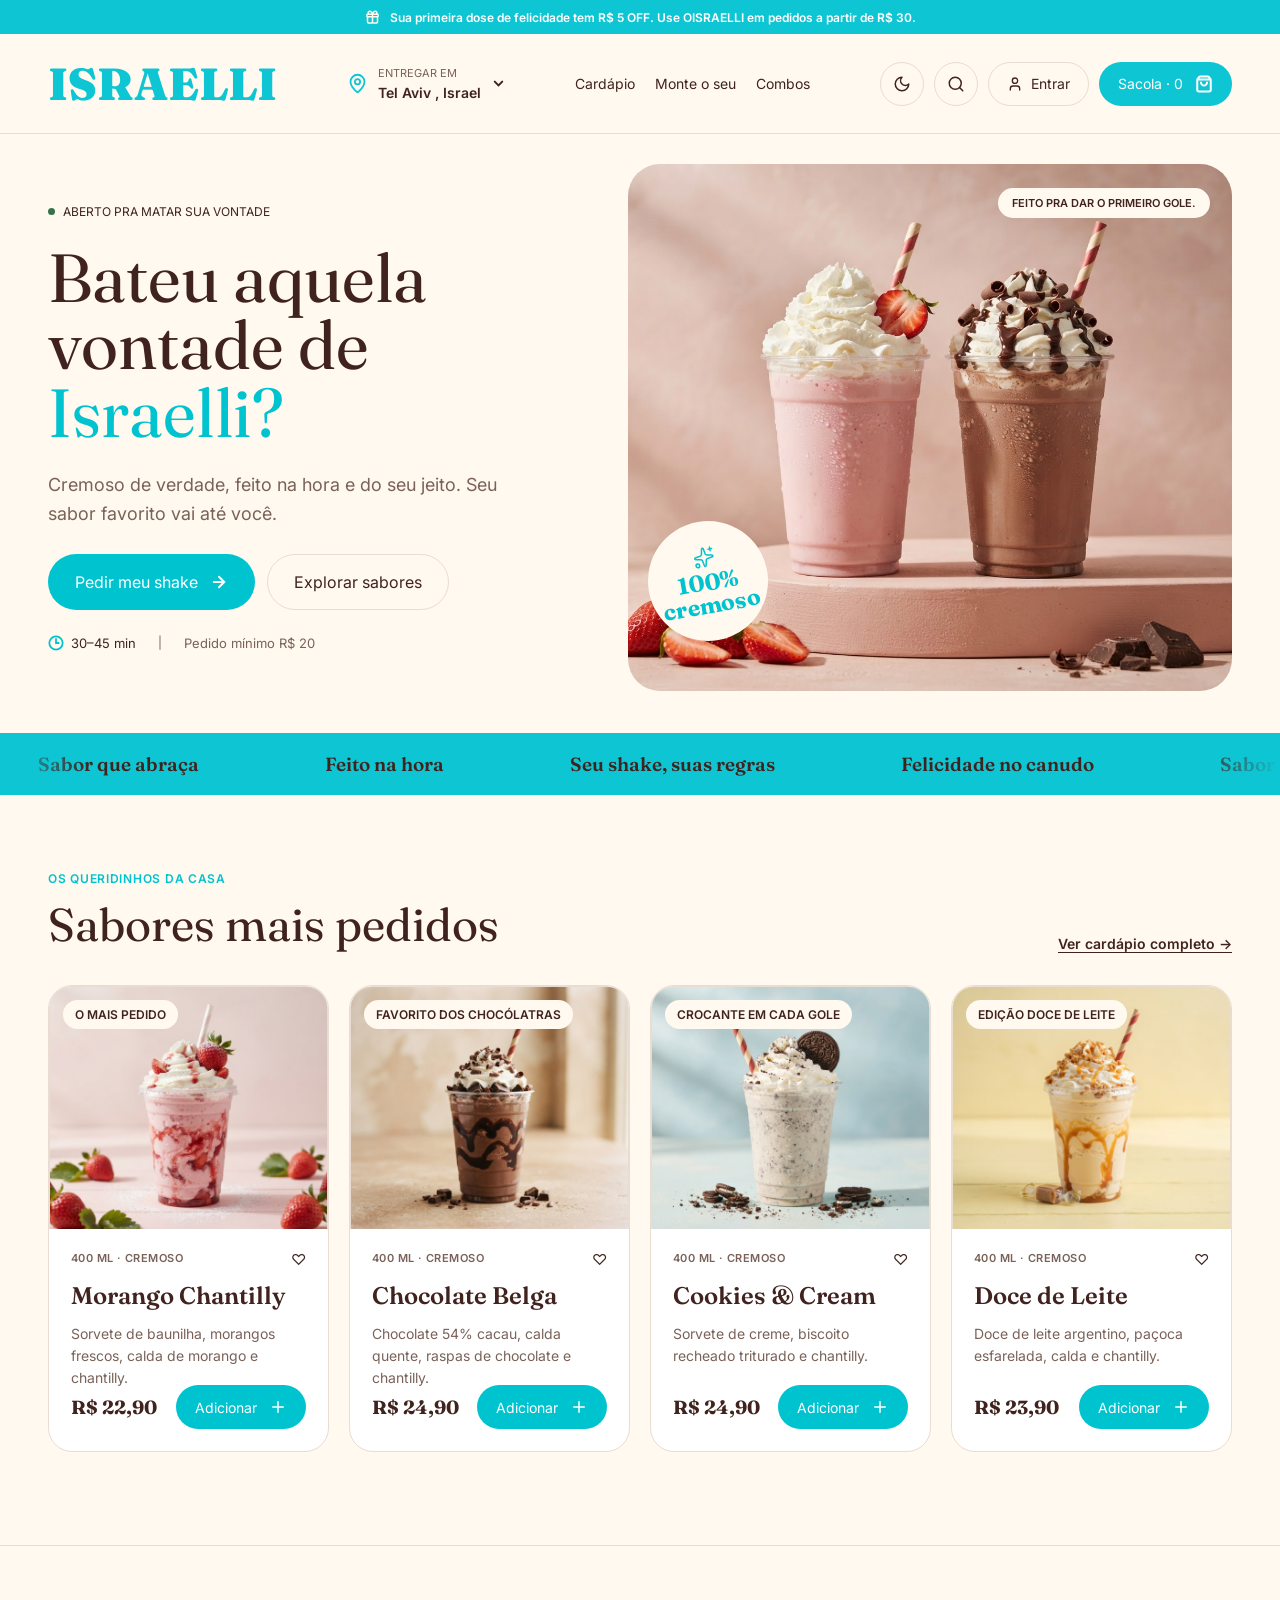
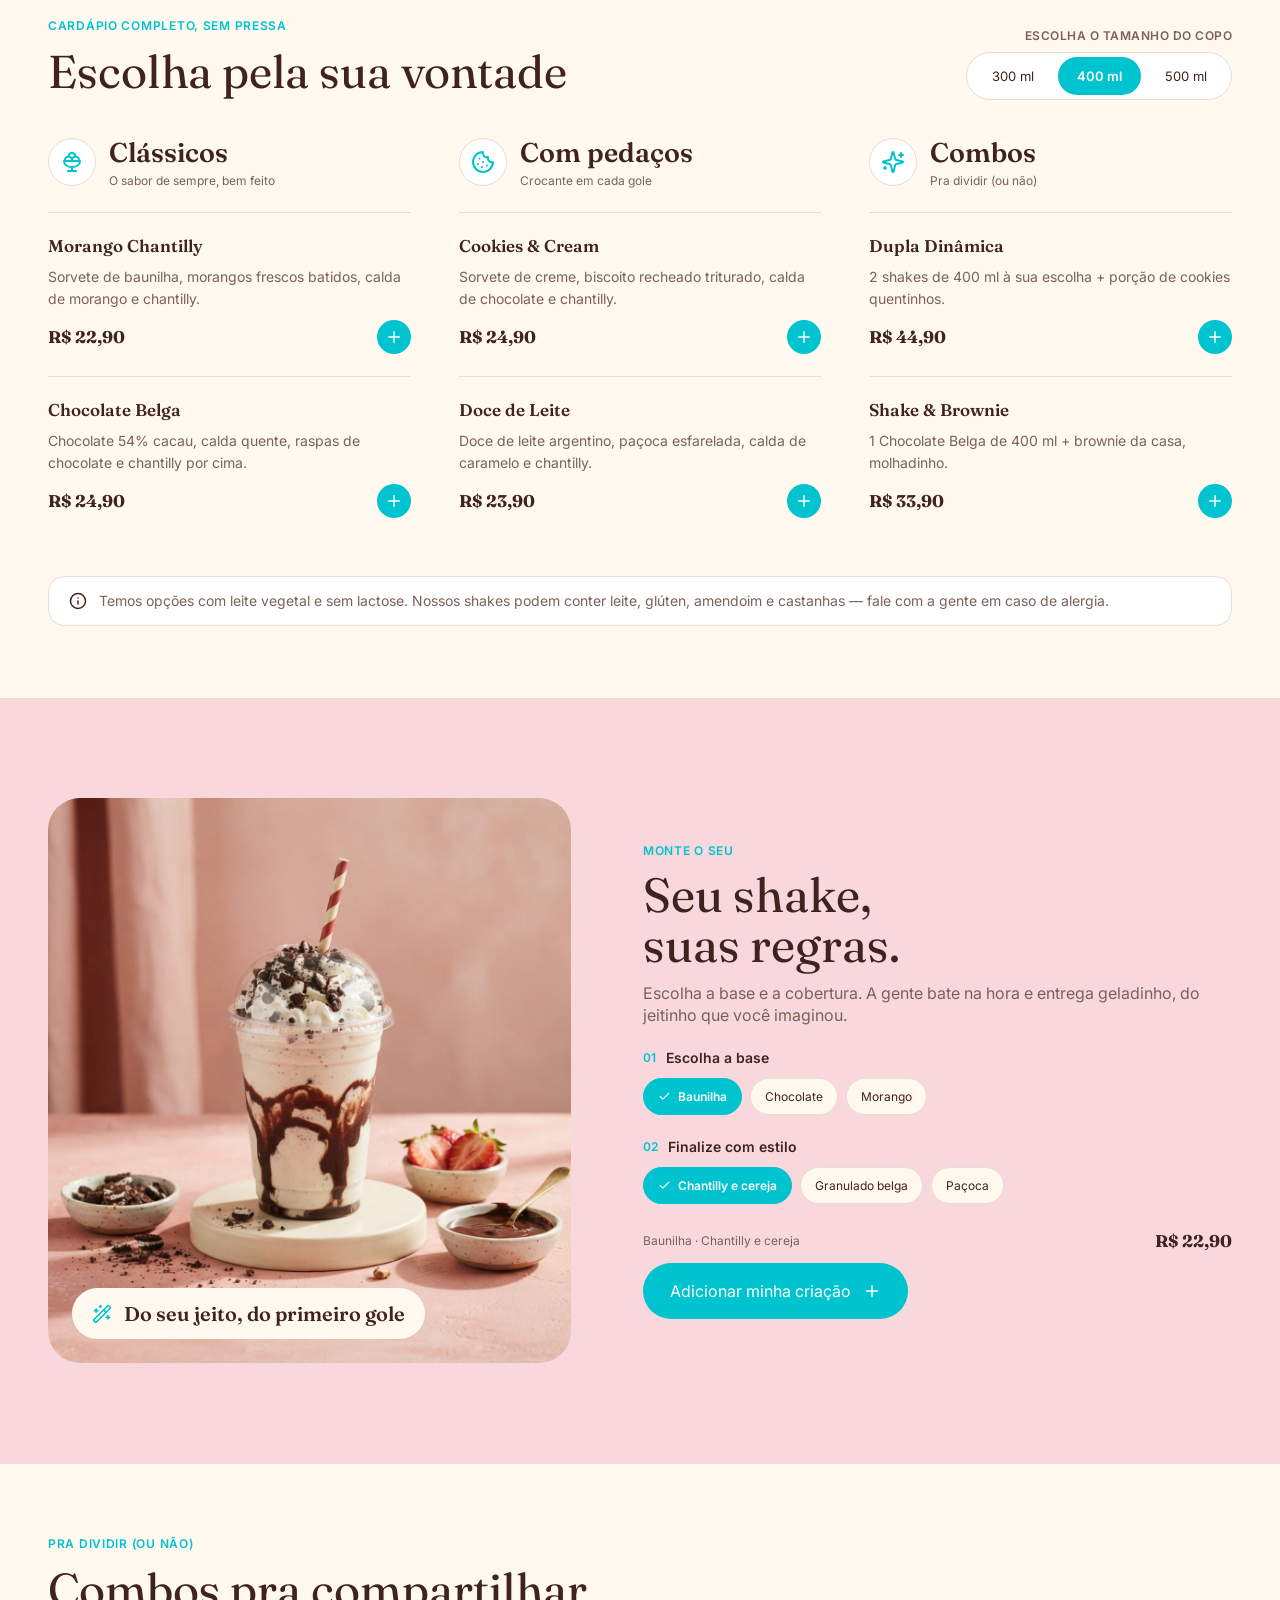
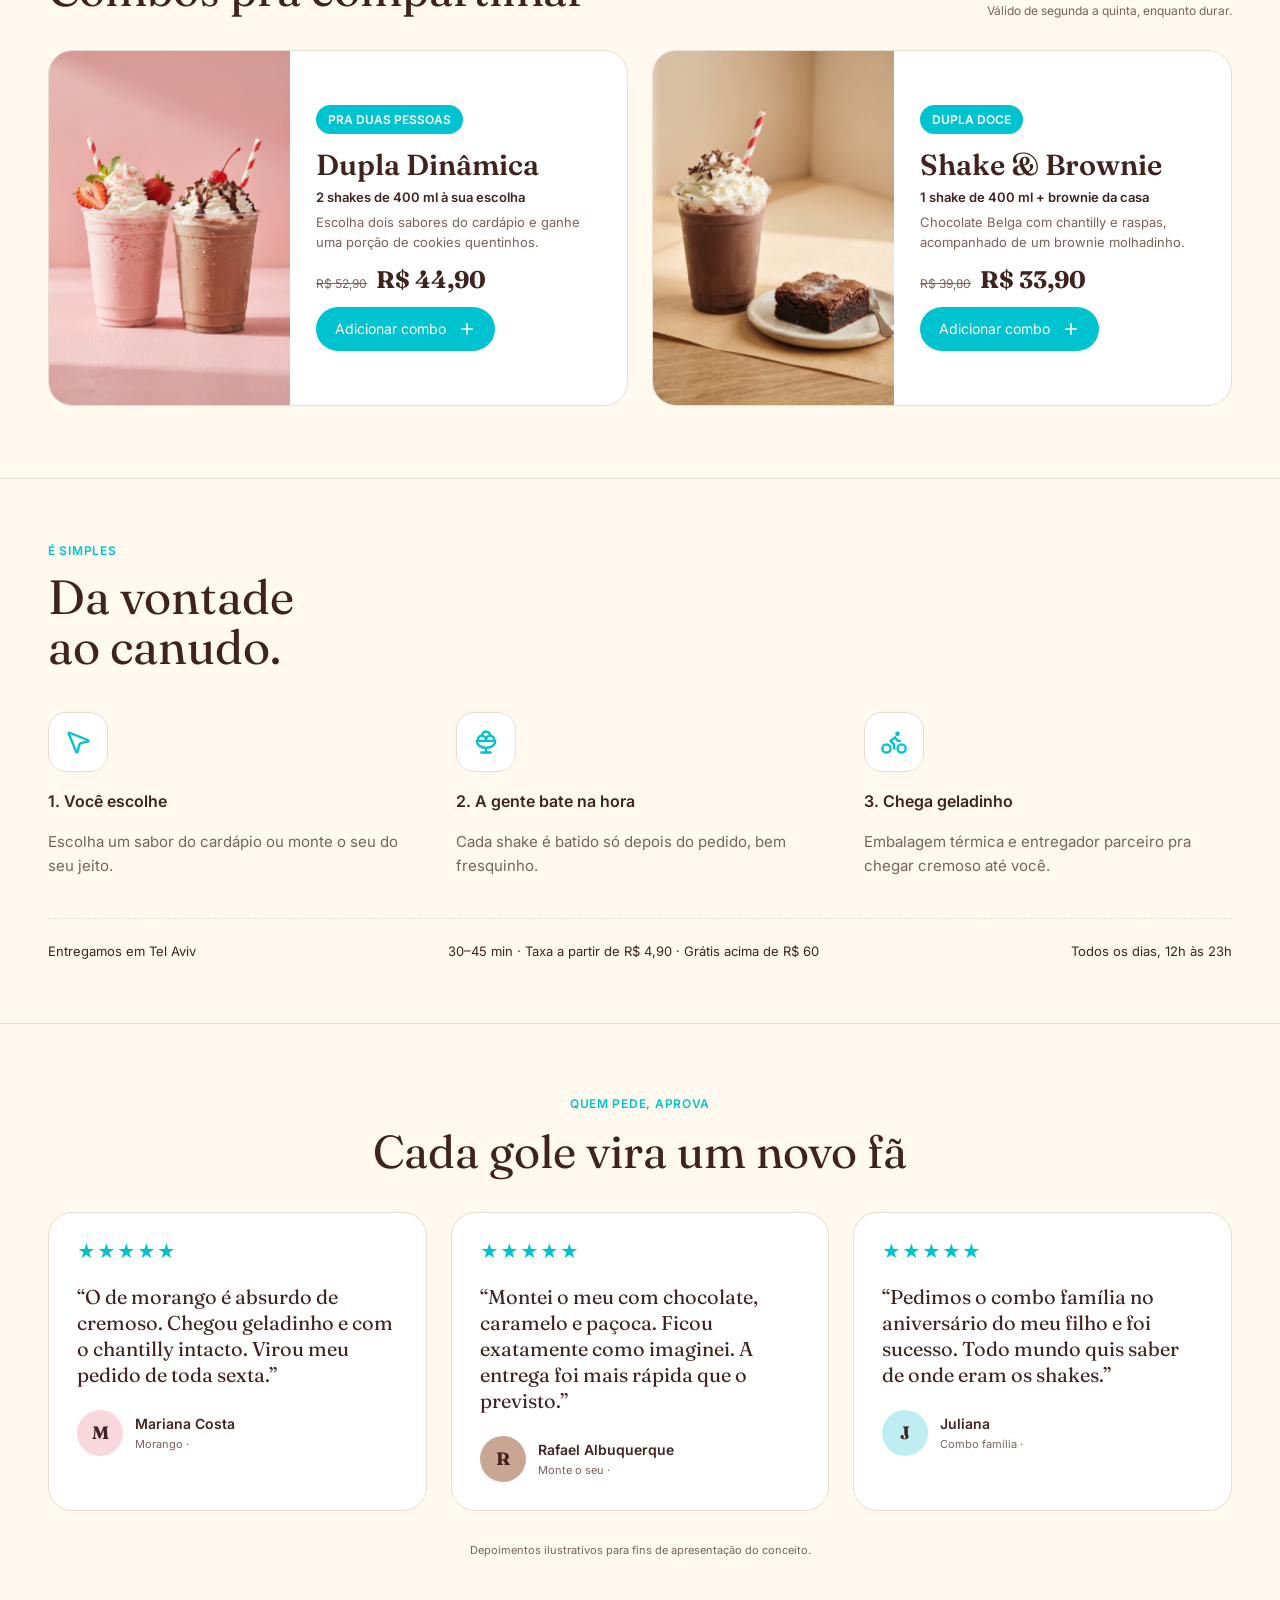
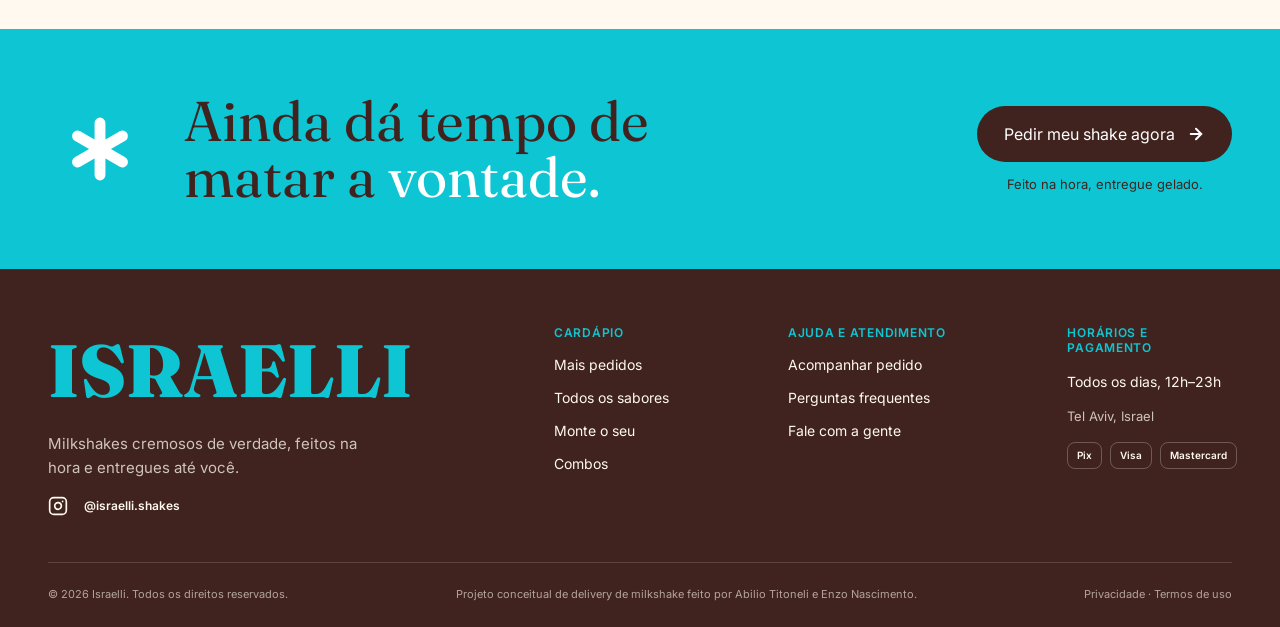
<file: index.html>
<!doctype html>
<html lang="pt-BR">
<head>
  <meta charset="utf-8">
  <meta name="viewport" content="width=device-width, initial-scale=1">
  <meta name="color-scheme" content="light dark">
  <title>Shakeê • Delivery de milkshake</title>
  <script>
    // Aplica o tema antes de desenhar a página (evita piscar claro→escuro).
    try {
      var t = localStorage.getItem('israelli:tema');
      if (t !== 'dark' && t !== 'light') t = matchMedia('(prefers-color-scheme: dark)').matches ? 'dark' : 'light';
      document.documentElement.dataset.theme = t;
    } catch (e) {}
  </script>
  <link rel="preconnect" href="https://fonts.googleapis.com">
  <link rel="preconnect" href="https://fonts.gstatic.com" crossorigin>
  <link href="https://fonts.googleapis.com/css2?family=Fraunces:opsz,wght,SOFT,WONK@9..144,100..900,0..100,0..1&family=Inter:wght@400;600&display=swap" rel="stylesheet">
  <link rel="stylesheet" href="styles.css">
  <link rel="stylesheet" href="pages.css">
</head>
<body>
  <main class="page">
    <!-- Boas-vindas (3:2890) -->
    <section class="boas-vindas" id="inicio">
      <div class="aviso">
        <img src="assets/gift.svg" width="15" height="15" alt="">
        <p>Sua primeira dose de felicidade tem R$ 5 OFF. Use OISRAELLI em pedidos a partir de R$ 30.</p>
      </div>

      <header class="nav" data-header></header>

      <div class="hero">
        <div class="hero__mensagem">
          <div class="status">
            <span class="status__dot"></span>
            <p>ABERTO PRA MATAR SUA VONTADE</p>
          </div>
          <h1 class="hero__titulo">
            Bateu aquela<br>vontade de<br><span>Israelli?</span>
          </h1>
          <p class="hero__descricao">Cremoso de verdade, feito na hora e do seu jeito. Seu sabor favorito vai até você.</p>
          <div class="hero__acoes">
            <a class="btn btn--primario" href="#cardapio">
              <span>Pedir meu shake</span>
              <img src="assets/arrow-right.svg" width="18" height="18" alt="">
            </a>
            <a class="btn btn--secundario" href="#sabores">Explorar sabores</a>
          </div>
          <div class="resumo">
            <div class="resumo__tempo">
              <img src="assets/clock-3.svg" width="16" height="16" alt="">
              <p>30–45 min</p>
            </div>
            <p class="resumo__sep">|</p>
            <p class="resumo__minimo">Pedido mínimo R$ 20</p>
          </div>
        </div>

        <div class="hero__foto">
          <img class="hero__img" src="assets/dupla-milkshakes.png" alt="Dois milkshakes, um de morango e um de chocolate">
          <div class="selo-wrap">
            <div class="selo">
              <img src="assets/sparkles.svg" width="22" height="22" alt="">
              <p>100%<br>cremoso</p>
            </div>
          </div>
          <div class="assinatura">FEITO PRA DAR O PRIMEIRO GOLE.</div>
        </div>
      </div>

      <div class="manifesto">
        <div class="promessa"><img src="assets/asterisk.svg" width="24" height="24" alt=""><p>Sabor que abraça</p></div>
        <div class="promessa"><img src="assets/asterisk.svg" width="24" height="24" alt=""><p>Feito na hora</p></div>
        <div class="promessa"><img src="assets/asterisk.svg" width="24" height="24" alt=""><p>Seu shake, suas regras</p></div>
        <div class="promessa"><img src="assets/asterisk.svg" width="24" height="24" alt=""><p>Felicidade no canudo</p></div>
      </div>
    </section>
    <!-- Sabores mais pedidos (3:2948) -->
    <section class="sabores secao" id="sabores">
      <div class="secao__cabecalho">
        <div>
          <p class="categoria">OS QUERIDINHOS DA CASA</p>
          <h2 class="titulo">Sabores mais pedidos</h2>
        </div>
        <a class="link-seta" href="#cardapio">Ver cardápio completo →</a>
      </div>
      <div class="vitrine">
        <article class="card-sabor">
          <div class="foto foto--card" data-foto="assets/fotos/sabor-morango.png" style="--tint:#f8d7dd">
            <span class="etiqueta">O MAIS PEDIDO</span>
          </div>
          <div class="card-sabor__info">
            <div class="card-sabor__topo"><span class="volume">400 ML · CREMOSO</span><button class="favorito" type="button" aria-label="Favoritar" data-fav="morango">♡</button></div>
            <h3 class="nome-sabor">Morango Chantilly</h3>
            <p class="ingredientes">Sorvete de baunilha, morangos frescos, calda de morango e chantilly.</p>
            <div class="preco-acao">
              <span class="preco" data-preco="22.90">R$ 22,90</span>
              <button class="btn btn--card" type="button" data-add="morango">Adicionar <img src="assets/plus-white.svg" width="18" height="18" alt=""></button>
            </div>
          </div>
        </article>
        <article class="card-sabor">
          <div class="foto foto--card" data-foto="assets/fotos/sabor-chocolate.png" style="--tint:#c9a594">
            <span class="etiqueta">FAVORITO DOS CHOCÓLATRAS</span>
          </div>
          <div class="card-sabor__info">
            <div class="card-sabor__topo"><span class="volume">400 ML · CREMOSO</span><button class="favorito" type="button" aria-label="Favoritar" data-fav="chocolate">♡</button></div>
            <h3 class="nome-sabor">Chocolate Belga</h3>
            <p class="ingredientes">Chocolate 54% cacau, calda quente, raspas de chocolate e chantilly.</p>
            <div class="preco-acao">
              <span class="preco" data-preco="24.90">R$ 24,90</span>
              <button class="btn btn--card" type="button" data-add="chocolate">Adicionar <img src="assets/plus-white.svg" width="18" height="18" alt=""></button>
            </div>
          </div>
        </article>
        <article class="card-sabor">
          <div class="foto foto--card" data-foto="assets/fotos/sabor-cookies.png" style="--tint:#dfe9ef">
            <span class="etiqueta">CROCANTE EM CADA GOLE</span>
          </div>
          <div class="card-sabor__info">
            <div class="card-sabor__topo"><span class="volume">400 ML · CREMOSO</span><button class="favorito" type="button" aria-label="Favoritar" data-fav="cookies">♡</button></div>
            <h3 class="nome-sabor">Cookies &amp; Cream</h3>
            <p class="ingredientes">Sorvete de creme, biscoito recheado triturado e chantilly.</p>
            <div class="preco-acao">
              <span class="preco" data-preco="24.90">R$ 24,90</span>
              <button class="btn btn--card" type="button" data-add="cookies">Adicionar <img src="assets/plus-white.svg" width="18" height="18" alt=""></button>
            </div>
          </div>
        </article>
        <article class="card-sabor">
          <div class="foto foto--card" data-foto="assets/fotos/sabor-doce-de-leite.png" style="--tint:#e8c9a6">
            <span class="etiqueta">EDIÇÃO DOCE DE LEITE</span>
          </div>
          <div class="card-sabor__info">
            <div class="card-sabor__topo"><span class="volume">400 ML · CREMOSO</span><button class="favorito" type="button" aria-label="Favoritar" data-fav="doce-de-leite">♡</button></div>
            <h3 class="nome-sabor">Doce de Leite</h3>
            <p class="ingredientes">Doce de leite argentino, paçoca esfarelada, calda e chantilly.</p>
            <div class="preco-acao">
              <span class="preco" data-preco="23.90">R$ 23,90</span>
              <button class="btn btn--card" type="button" data-add="doce-de-leite">Adicionar <img src="assets/plus-white.svg" width="18" height="18" alt=""></button>
            </div>
          </div>
        </article>
      </div>
    </section>

    <!-- Cardápio por categoria (3:3023) -->
    <section class="cardapio secao" id="cardapio">
      <div class="secao__cabecalho cardapio__cabecalho">
        <div>
          <p class="categoria">CARDÁPIO COMPLETO, SEM PRESSA</p>
          <h2 class="titulo">Escolha pela sua vontade</h2>
        </div>
        <div class="seletor">
          <p class="seletor__instrucao">ESCOLHA O TAMANHO DO COPO</p>
          <div class="tamanhos" role="radiogroup" aria-label="Tamanho do copo">
            <button class="tamanho" type="button" role="radio" aria-checked="false" data-tamanho="-3">300 ml</button>
            <button class="tamanho is-ativo" type="button" role="radio" aria-checked="true" data-tamanho="0">400 ml</button>
            <button class="tamanho" type="button" role="radio" aria-checked="false" data-tamanho="4">500 ml</button>
          </div>
        </div>
      </div>
      <div class="categorias">
        <div class="categoria-menu">
          <div class="categoria-menu__cab">
            <span class="simbolo"><img src="assets/ice-cream-bowl-teal.svg" width="24" height="24" alt=""></span>
            <div><h3 class="categoria-menu__titulo">Clássicos</h3><p class="categoria-menu__desc">O sabor de sempre, bem feito</p></div>
          </div>
          <div class="item-menu">
            <h4 class="item-menu__sabor">Morango Chantilly</h4>
            <p class="ingredientes">Sorvete de baunilha, morangos frescos batidos, calda de morango e chantilly.</p>
            <div class="item-menu__rodape"><span class="item-menu__preco" data-preco="22.90">R$ 22,90</span><button class="add" type="button" data-add="morango" data-com-tamanho aria-label="Adicionar à sacola"><img src="assets/plus-white.svg" width="18" height="18" alt=""></button></div>
          </div>
          <div class="item-menu">
            <h4 class="item-menu__sabor">Chocolate Belga</h4>
            <p class="ingredientes">Chocolate 54% cacau, calda quente, raspas de chocolate e chantilly por cima.</p>
            <div class="item-menu__rodape"><span class="item-menu__preco" data-preco="24.90">R$ 24,90</span><button class="add" type="button" data-add="chocolate" data-com-tamanho aria-label="Adicionar à sacola"><img src="assets/plus-white.svg" width="18" height="18" alt=""></button></div>
          </div>
        </div>
        <div class="categoria-menu">
          <div class="categoria-menu__cab">
            <span class="simbolo"><img src="assets/cookie-teal.svg" width="24" height="24" alt=""></span>
            <div><h3 class="categoria-menu__titulo">Com pedaços</h3><p class="categoria-menu__desc">Crocante em cada gole</p></div>
          </div>
          <div class="item-menu">
            <h4 class="item-menu__sabor">Cookies &amp; Cream</h4>
            <p class="ingredientes">Sorvete de creme, biscoito recheado triturado, calda de chocolate e chantilly.</p>
            <div class="item-menu__rodape"><span class="item-menu__preco" data-preco="24.90">R$ 24,90</span><button class="add" type="button" data-add="cookies" data-com-tamanho aria-label="Adicionar à sacola"><img src="assets/plus-white.svg" width="18" height="18" alt=""></button></div>
          </div>
          <div class="item-menu">
            <h4 class="item-menu__sabor">Doce de Leite</h4>
            <p class="ingredientes">Doce de leite argentino, paçoca esfarelada, calda de caramelo e chantilly.</p>
            <div class="item-menu__rodape"><span class="item-menu__preco" data-preco="23.90">R$ 23,90</span><button class="add" type="button" data-add="doce-de-leite" data-com-tamanho aria-label="Adicionar à sacola"><img src="assets/plus-white.svg" width="18" height="18" alt=""></button></div>
          </div>
        </div>
        <div class="categoria-menu">
          <div class="categoria-menu__cab">
            <span class="simbolo"><img src="assets/sparkles-teal.svg" width="24" height="24" alt=""></span>
            <div><h3 class="categoria-menu__titulo">Combos</h3><p class="categoria-menu__desc">Pra dividir (ou não)</p></div>
          </div>
          <div class="item-menu">
            <h4 class="item-menu__sabor">Dupla Dinâmica</h4>
            <p class="ingredientes">2 shakes de 400 ml à sua escolha + porção de cookies quentinhos.</p>
            <div class="item-menu__rodape"><span class="item-menu__preco" data-preco-fixo>R$ 44,90</span><button class="add" type="button" data-add="combo-dupla" aria-label="Adicionar à sacola"><img src="assets/plus-white.svg" width="18" height="18" alt=""></button></div>
          </div>
          <div class="item-menu">
            <h4 class="item-menu__sabor">Shake &amp; Brownie</h4>
            <p class="ingredientes">1 Chocolate Belga de 400 ml + brownie da casa, molhadinho.</p>
            <div class="item-menu__rodape"><span class="item-menu__preco" data-preco-fixo>R$ 33,90</span><button class="add" type="button" data-add="combo-brownie" aria-label="Adicionar à sacola"><img src="assets/plus-white.svg" width="18" height="18" alt=""></button></div>
          </div>
        </div>
      </div>
      <div class="info-alimentar">
        <img src="assets/info-brown.svg" width="18" height="18" alt="">
        <p>Temos opções com leite vegetal e sem lactose. Nossos shakes podem conter leite, glúten, amendoim e castanhas — fale com a gente em caso de alergia.</p>
      </div>
    </section>

    <!-- Monte o seu shake (3:3104) -->
    <section class="monte" id="monte">
      <div class="monte__foto foto" data-foto="assets/fotos/monte-o-seu.png" style="--tint:#f8d7dd">
        <div class="monte__assinatura">
          <img src="assets/wand-sparkles-teal.svg" width="20" height="20" alt="">
          <p>Do seu jeito, do primeiro gole</p>
        </div>
      </div>
      <div class="montador">
        <div class="montador__apresentacao">
          <p class="categoria">MONTE O SEU</p>
          <h2 class="titulo titulo--duplo">Seu shake,<br>suas regras.</h2>
          <p class="montador__desc">Escolha a base e a cobertura. A gente bate na hora e entrega geladinho, do jeitinho que você imaginou.</p>
        </div>

        <div class="etapa" data-etapa="base">
          <div class="etapa__titulo"><span class="etapa__numero">01</span><p>Escolha a base</p></div>
          <div class="opcoes">
            <button class="opcao is-ativa" type="button" data-nome="Baunilha" data-valor="0"><img src="assets/check-white.svg" width="13" height="13" alt="">Baunilha</button>
            <button class="opcao" type="button" data-nome="Chocolate" data-valor="0">Chocolate</button>
            <button class="opcao" type="button" data-nome="Morango" data-valor="0">Morango</button>
          </div>
        </div>
        <div class="etapa" data-etapa="cobertura">
          <div class="etapa__titulo"><span class="etapa__numero">02</span><p>Finalize com estilo</p></div>
          <div class="opcoes">
            <button class="opcao is-ativa" type="button" data-nome="Chantilly e cereja" data-valor="3"><img src="assets/check-white.svg" width="13" height="13" alt="">Chantilly e cereja</button>
            <button class="opcao" type="button" data-nome="Granulado belga" data-valor="3">Granulado belga</button>
            <button class="opcao" type="button" data-nome="Paçoca" data-valor="3">Paçoca</button>
          </div>
        </div>

        <div class="resumo-pedido">
          <div class="resumo-pedido__linha">
            <p class="resumo-pedido__texto" data-resumo>Baunilha · Chantilly e cereja</p>
            <p class="resumo-pedido__total" data-total>R$ 24,90</p>
          </div>
          <button class="btn btn--primario" type="button" data-add-custom>Adicionar minha criação <img src="assets/plus-white.svg" width="18" height="18" alt=""></button>
        </div>
      </div>
    </section>

    <!-- Combos para compartilhar (3:3158) -->
    <section class="combos secao" id="combos">
      <div class="secao__cabecalho">
        <div>
          <p class="categoria">PRA DIVIDIR (OU NÃO)</p>
          <h2 class="titulo">Combos pra compartilhar</h2>
        </div>
        <p class="condicoes">Válido de segunda a quinta, enquanto durar.</p>
      </div>
      <div class="ofertas">
        <article class="combo">
          <div class="foto foto--combo" data-foto="assets/fotos/combo-dupla.png" style="--tint:#f8d7dd"></div>
          <div class="combo__conteudo">
            <span class="etiqueta etiqueta--solida">PRA DUAS PESSOAS</span>
            <div class="combo__desc">
              <h3 class="combo__nome">Dupla Dinâmica</h3>
              <p class="combo__sub">2 shakes de 400 ml à sua escolha</p>
              <p class="combo__itens">Escolha dois sabores do cardápio e ganhe uma porção de cookies quentinhos.</p>
            </div>
            <div class="oferta"><s class="oferta__de">R$ 52,90</s><span class="oferta__por">R$ 44,90</span></div>
            <button class="btn btn--card btn--combo" type="button" data-add="combo-dupla">Adicionar combo <img src="assets/plus-white.svg" width="18" height="18" alt=""></button>
          </div>
        </article>
        <article class="combo">
          <div class="foto foto--combo" data-foto="assets/fotos/combo-shake-brownie.png" style="--tint:#c9a594"></div>
          <div class="combo__conteudo">
            <span class="etiqueta etiqueta--solida">DUPLA DOCE</span>
            <div class="combo__desc">
              <h3 class="combo__nome">Shake &amp; Brownie</h3>
              <p class="combo__sub">1 shake de 400 ml + brownie da casa</p>
              <p class="combo__itens">Chocolate Belga com chantilly e raspas, acompanhado de um brownie molhadinho.</p>
            </div>
            <div class="oferta"><s class="oferta__de">R$ 39,80</s><span class="oferta__por">R$ 33,90</span></div>
            <button class="btn btn--card btn--combo" type="button" data-add="combo-brownie">Adicionar combo <img src="assets/plus-white.svg" width="18" height="18" alt=""></button>
          </div>
        </article>
      </div>
    </section>

    <!-- Como funciona o delivery (3:3197) -->
    <section class="como secao">
      <div class="jornada">
        <div class="jornada__apresentacao">
          <p class="categoria">É SIMPLES</p>
          <h2 class="titulo titulo--duplo">Da vontade<br>ao canudo.</h2>
        </div>
        <div class="etapa-delivery">
          <span class="etapa-delivery__icone"><img src="assets/mouse-pointer-2-teal.svg" width="28" height="28" alt=""></span>
          <h3>1. Você escolhe</h3>
          <p>Escolha um sabor do cardápio ou monte o seu do seu jeito.</p>
        </div>
        <div class="etapa-delivery">
          <span class="etapa-delivery__icone"><img src="assets/ice-cream-bowl-teal.svg" width="28" height="28" alt=""></span>
          <h3>2. A gente bate na hora</h3>
          <p>Cada shake é batido só depois do pedido, bem fresquinho.</p>
        </div>
        <div class="etapa-delivery">
          <span class="etapa-delivery__icone"><img src="assets/bike-teal.svg" width="28" height="28" alt=""></span>
          <h3>3. Chega geladinho</h3>
          <p>Embalagem térmica e entregador parceiro pra chegar cremoso até você.</p>
        </div>
      </div>
      <div class="condicoes-entrega">
        <p>Entregamos em Tel Aviv</p>
        <p>30–45 min · Taxa a partir de R$ 4,90 · Grátis acima de R$ 60</p>
        <p>Todos os dias, 12h às 23h</p>
      </div>
    </section>

    <!-- Quem pede aprova (3:3221) -->
    <section class="depoimentos secao">
      <div class="depoimentos__cab">
        <p class="categoria">QUEM PEDE, APROVA</p>
        <h2 class="titulo">Cada gole vira um novo fã</h2>
      </div>
      <div class="avaliacoes">
        <article class="avaliacao">
          <p class="estrelas" aria-label="5 estrelas">★★★★★</p>
          <p class="avaliacao__texto">“O de morango é absurdo de cremoso. Chegou geladinho e com o chantilly intacto. Virou meu pedido de toda sexta.”</p>
          <div class="autor"><span class="avatar" style="background:#f8d7dd">M</span><div><p class="autor__nome">Mariana Costa</p><p class="autor__info">Morango · </p></div></div>
        </article>
        <article class="avaliacao">
          <p class="estrelas" aria-label="5 estrelas">★★★★★</p>
          <p class="avaliacao__texto">“Montei o meu com chocolate, caramelo e paçoca. Ficou exatamente como imaginei. A entrega foi mais rápida que o previsto.”</p>
          <div class="autor"><span class="avatar" style="background:#c9a594">R</span><div><p class="autor__nome">Rafael Albuquerque</p><p class="autor__info">Monte o seu · </p></div></div>
        </article>
        <article class="avaliacao">
          <p class="estrelas" aria-label="5 estrelas">★★★★★</p>
          <p class="avaliacao__texto">“Pedimos o combo família no aniversário do meu filho e foi sucesso. Todo mundo quis saber de onde eram os shakes.”</p>
          <div class="autor"><span class="avatar" style="background:#bfeef1">J</span><div><p class="autor__nome">Juliana</p><p class="autor__info">Combo família ·</p></div></div>
        </article>
      </div>
      <p class="nota">Depoimentos ilustrativos para fins de apresentação do conceito.</p>
    </section>

    <!-- Último gole e rodapé (3:3251) -->
    <section class="ultimo-gole">
      <div class="chamada-final">
        <div class="convite">
          <img src="assets/asterisk.svg" width="104" height="104" alt="">
          <h2>Ainda dá tempo de<br>matar a <span>vontade.</span></h2>
        </div>
        <div class="encerramento">
          <a class="btn btn--primario" href="#cardapio">Pedir meu shake agora <img src="assets/arrow-right.svg" width="18" height="18" alt=""></a>
          <p>Feito na hora, entregue gelado.</p>
        </div>
      </div>
      <footer class="rodape">
        <div class="rodape__grade">
          <div class="identidade">
            <p class="identidade__marca">ISRAELLI</p>
            <p class="identidade__proposito">Milkshakes cremosos de verdade, feitos na hora e entregues até você.</p>
            <a class="redes" href="#"><img src="assets/instagram-cream.svg" width="20" height="20" alt=""><span>@israelli.shakes</span></a>
          </div>
          <div class="grupo-links">
            <p class="grupo-links__titulo">CARDÁPIO</p>
            <a href="#sabores">Mais pedidos</a>
            <a href="#cardapio">Todos os sabores</a>
            <a href="#monte">Monte o seu</a>
            <a href="#combos">Combos</a>
          </div>
          <div class="grupo-links">
            <p class="grupo-links__titulo">AJUDA E ATENDIMENTO</p>
            <a href="#">Acompanhar pedido</a>
            <a href="#">Perguntas frequentes</a>
            <a href="#">Fale com a gente</a>
          </div>
          <div class="horarios">
            <p class="grupo-links__titulo">HORÁRIOS E PAGAMENTO</p>
            <p class="horarios__hora">Todos os dias, 12h–23h</p>
            <p class="horarios__local">Tel Aviv, Israel</p>
            <div class="pagamentos"><span>Pix</span><span>Visa</span><span>Mastercard</span></div>
          </div>
        </div>
        <div class="legal">
          <p>© 2026 Israelli. Todos os direitos reservados.</p>
          <p>Projeto conceitual de delivery de milkshake feito por Abilio Titoneli e Enzo Nascimento.</p>
          <p>Privacidade · Termos de uso</p>
        </div>
      </footer>
    </section>
  </main>
  <script src="data.js"></script>
  <script src="app.js"></script>
  <script src="script.js"></script>
</body>
</html>
</file>
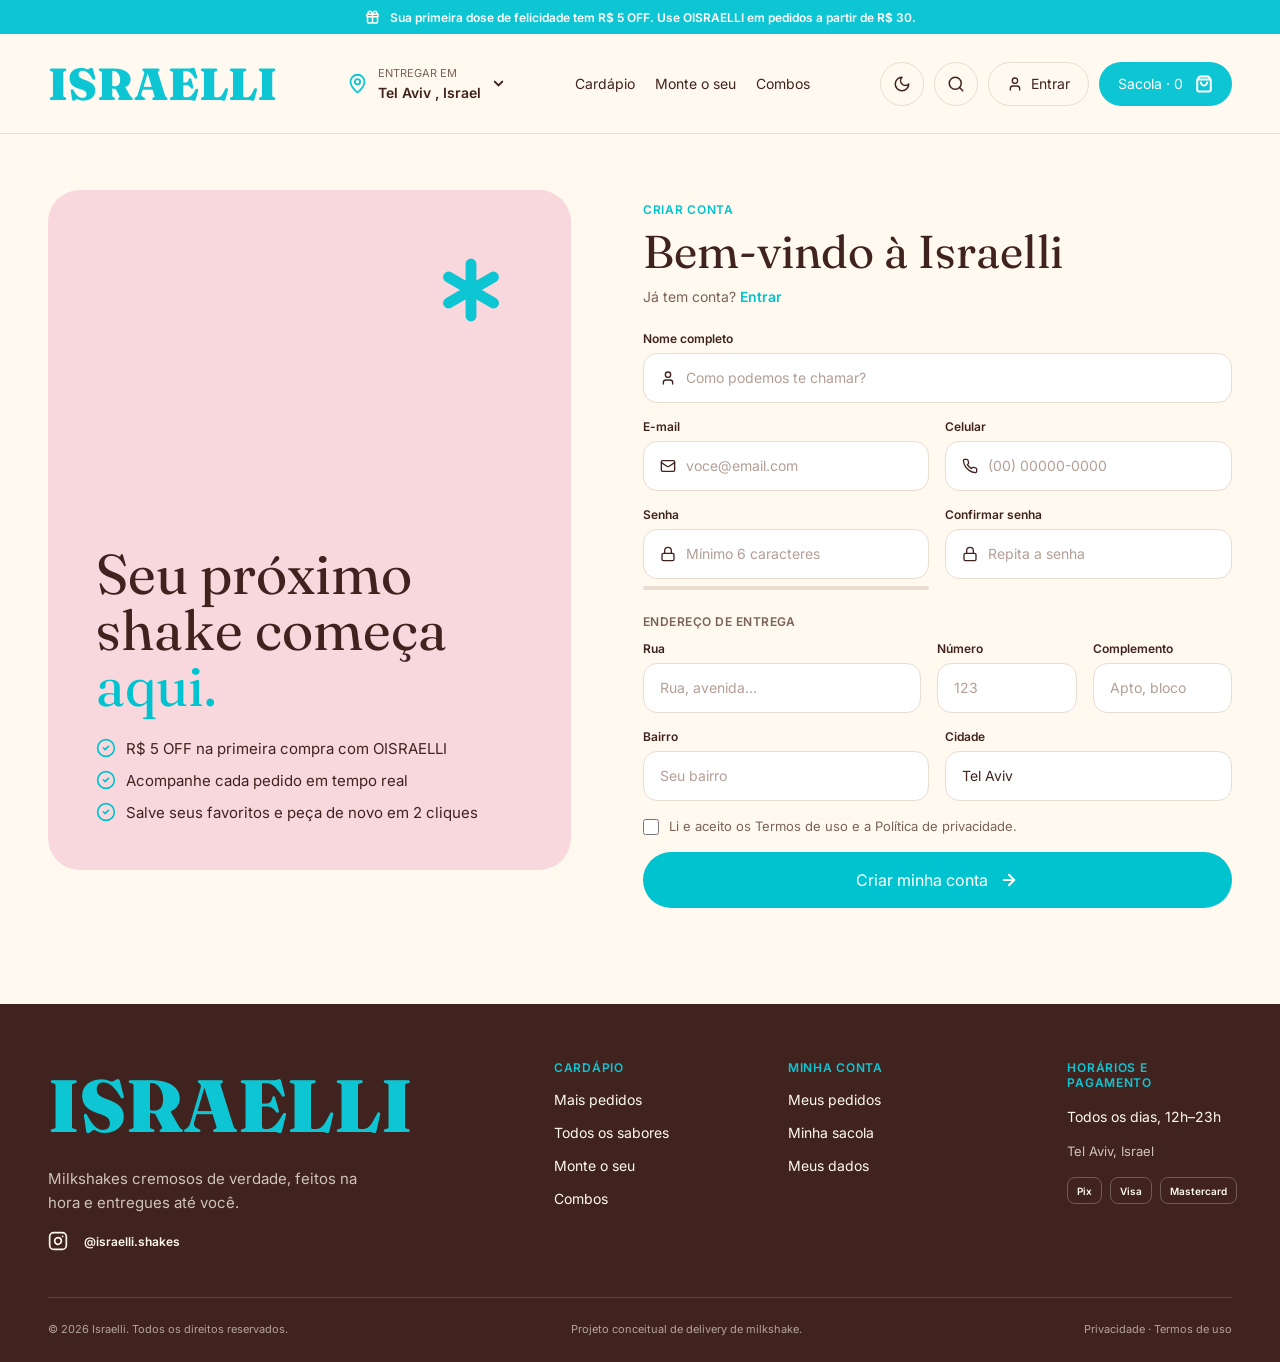
<file: cadastro.html>
<!doctype html>
<html lang="pt-BR">
<head>
  <meta charset="utf-8">
  <meta name="viewport" content="width=device-width, initial-scale=1">
  <meta name="color-scheme" content="light dark">
  <title>Criar conta • Israelli</title>
  <script>
    // Aplica o tema antes de desenhar a página (evita piscar claro→escuro).
    try {
      var t = localStorage.getItem('israelli:tema');
      if (t !== 'dark' && t !== 'light') t = matchMedia('(prefers-color-scheme: dark)').matches ? 'dark' : 'light';
      document.documentElement.dataset.theme = t;
    } catch (e) {}
  </script>
  <link rel="preconnect" href="https://fonts.googleapis.com">
  <link rel="preconnect" href="https://fonts.gstatic.com" crossorigin>
  <link href="https://fonts.googleapis.com/css2?family=Fraunces:opsz,wght,SOFT,WONK@9..144,100..900,0..100,0..1&family=Inter:wght@400;600&display=swap" rel="stylesheet">
  <link rel="stylesheet" href="styles.css">
  <link rel="stylesheet" href="pages.css">
</head>
<body>
  <main class="page">
    <div class="aviso">
      <img src="assets/gift.svg" width="15" height="15" alt="">
      <p>Sua primeira dose de felicidade tem R$ 5 OFF. Use OISRAELLI em pedidos a partir de R$ 30.</p>
    </div>
    <header class="nav" data-header></header>
    <section class="interna">
      <div class="cadastro">
        <div class="cadastro__arte">
          <div class="cadastro__selo"><img src="assets/asterisk.svg" width="104" height="104" alt=""></div>
          <h2>Seu próximo<br>shake começa<br><span>aqui.</span></h2>
          <ul>
            <li><img src="assets/check-circle-teal.svg" width="20" height="20" alt="">R$ 5 OFF na primeira compra com OISRAELLI</li>
            <li><img src="assets/check-circle-teal.svg" width="20" height="20" alt="">Acompanhe cada pedido em tempo real</li>
            <li><img src="assets/check-circle-teal.svg" width="20" height="20" alt="">Salve seus favoritos e peça de novo em 2 cliques</li>
          </ul>
        </div>
        <div class="cadastro__form">
          <p class="categoria">CRIAR CONTA</p>
          <h1 class="modal__titulo">Bem-vindo à Israelli</h1>
          <p class="modal__texto">Já tem conta? <button type="button" class="link" data-open-login>Entrar</button></p>
          <form class="form" data-cadastro novalidate>
            <label class="campo"><span>Nome completo</span>
              <span class="campo__input"><img src="assets/user-brown.svg" width="16" height="16" alt=""><input name="nome" autocomplete="name" placeholder="Como podemos te chamar?" required></span>
            </label>
            <div class="form__grade">
              <label class="campo"><span>E-mail</span>
                <span class="campo__input"><img src="assets/mail-brown.svg" width="16" height="16" alt=""><input type="email" name="email" autocomplete="email" placeholder="voce@email.com" required></span>
              </label>
              <label class="campo"><span>Celular</span>
                <span class="campo__input"><img src="assets/phone-brown.svg" width="16" height="16" alt=""><input type="tel" name="telefone" autocomplete="tel" placeholder="(00) 00000-0000" data-mask-tel required></span>
              </label>
            </div>
            <div class="form__grade">
              <label class="campo"><span>Senha</span>
                <span class="campo__input"><img src="assets/lock-brown.svg" width="16" height="16" alt=""><input type="password" name="senha" autocomplete="new-password" placeholder="Mínimo 6 caracteres" required></span>
                <span class="senha-forca"><span data-forca></span></span>
              </label>
              <label class="campo"><span>Confirmar senha</span>
                <span class="campo__input"><img src="assets/lock-brown.svg" width="16" height="16" alt=""><input type="password" name="confirmar" autocomplete="new-password" placeholder="Repita a senha" required></span>
              </label>
            </div>
            <p class="bloco__rotulo" style="margin:8px 0 -4px">ENDEREÇO DE ENTREGA</p>
            <div class="form__grade form__grade--3">
              <label class="campo"><span>Rua</span><span class="campo__input"><input name="rua" autocomplete="address-line1" placeholder="Rua, avenida…" required></span></label>
              <label class="campo"><span>Número</span><span class="campo__input"><input name="numero" placeholder="123" required></span></label>
              <label class="campo"><span>Complemento</span><span class="campo__input"><input name="complemento" placeholder="Apto, bloco"></span></label>
            </div>
            <div class="form__grade">
              <label class="campo"><span>Bairro</span><span class="campo__input"><input name="bairro" placeholder="Seu bairro" required></span></label>
              <label class="campo"><span>Cidade</span><span class="campo__input"><input name="cidade" value="Tel Aviv" required></span></label>
            </div>
            <label class="check"><input type="checkbox" name="termos" required> <span>Li e aceito os Termos de uso e a Política de privacidade.</span></label>
            <p class="form__erro" data-erro hidden></p>
            <button class="btn btn--primario btn--largo" type="submit">Criar minha conta <img src="assets/arrow-right.svg" width="18" height="18" alt=""></button>
          </form>
        </div>
      </div>
    </section>
    <footer class="rodape rodape--interno" data-footer></footer>
  </main>
  <script src="data.js"></script>
  <script src="app.js"></script>
  <script src="cadastro.js"></script>
</body>
</html>
</file>
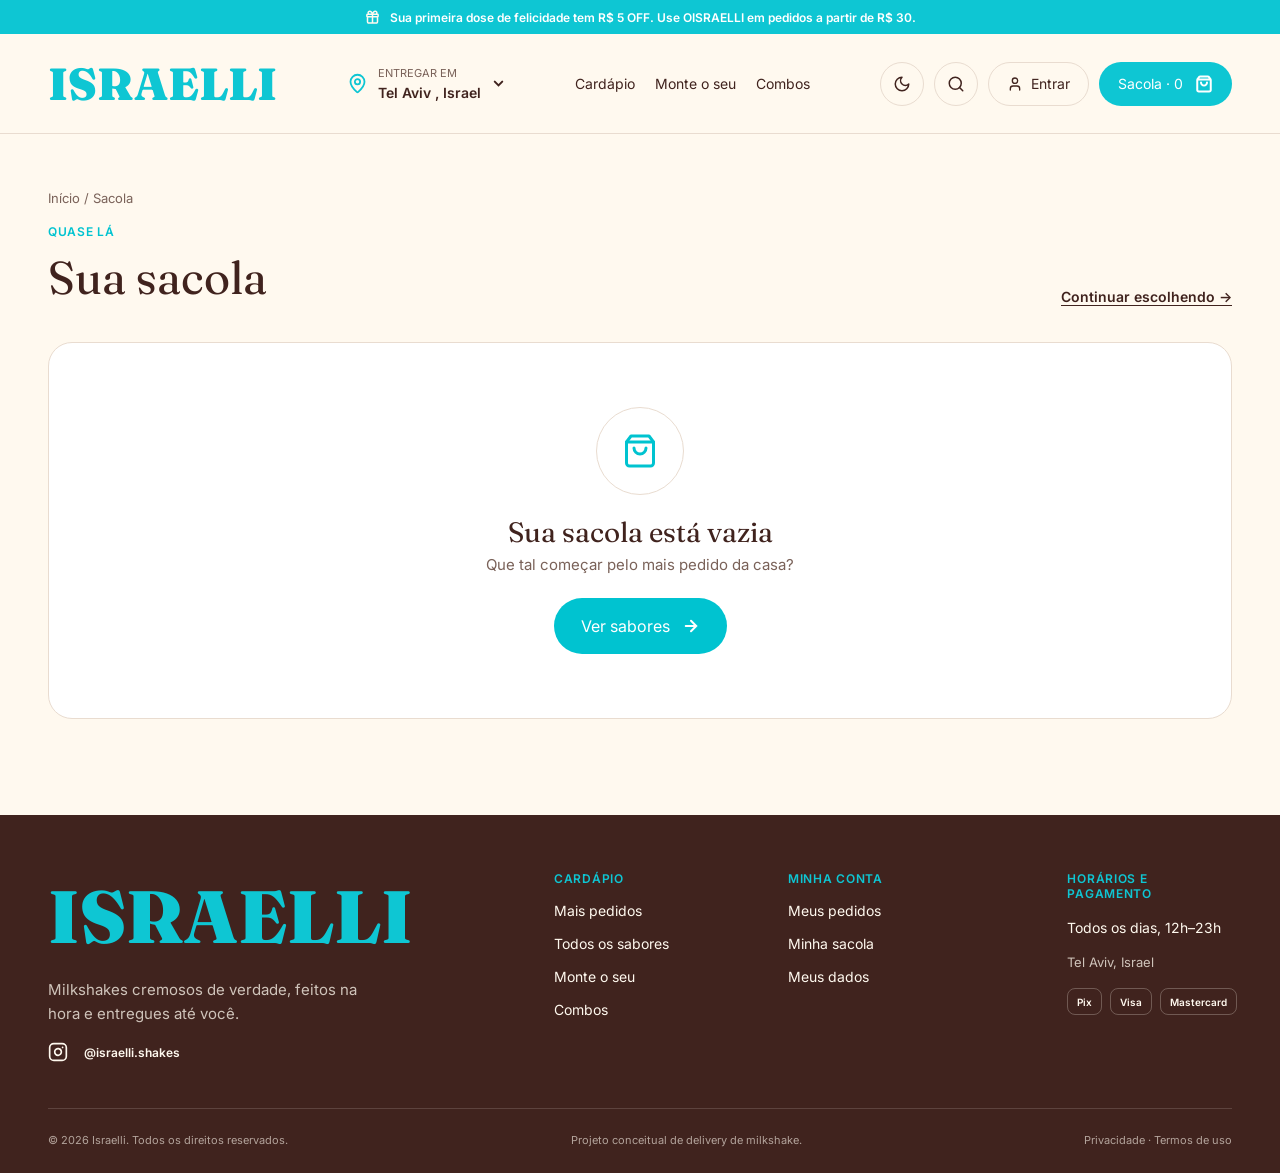
<file: carrinho.html>
<!doctype html>
<html lang="pt-BR">
<head>
  <meta charset="utf-8">
  <meta name="viewport" content="width=device-width, initial-scale=1">
  <meta name="color-scheme" content="light dark">
  <title>Sacola • Israelli</title>
  <script>
    // Aplica o tema antes de desenhar a página (evita piscar claro→escuro).
    try {
      var t = localStorage.getItem('israelli:tema');
      if (t !== 'dark' && t !== 'light') t = matchMedia('(prefers-color-scheme: dark)').matches ? 'dark' : 'light';
      document.documentElement.dataset.theme = t;
    } catch (e) {}
  </script>
  <link rel="preconnect" href="https://fonts.googleapis.com">
  <link rel="preconnect" href="https://fonts.gstatic.com" crossorigin>
  <link href="https://fonts.googleapis.com/css2?family=Fraunces:opsz,wght,SOFT,WONK@9..144,100..900,0..100,0..1&family=Inter:wght@400;600&display=swap" rel="stylesheet">
  <link rel="stylesheet" href="styles.css">
  <link rel="stylesheet" href="pages.css">
</head>
<body>
  <main class="page">
    <div class="aviso">
      <img src="assets/gift.svg" width="15" height="15" alt="">
      <p>Sua primeira dose de felicidade tem R$ 5 OFF. Use OISRAELLI em pedidos a partir de R$ 30.</p>
    </div>
    <header class="nav" data-header></header>
    <section class="interna">
      <p class="migalha"><a href="index.html">Início</a> / Sacola</p>
      <div class="interna__cab">
        <div>
          <p class="categoria">QUASE LÁ</p>
          <h1 class="titulo">Sua sacola</h1>
        </div>
        <a class="link-seta" href="index.html#cardapio">Continuar escolhendo →</a>
      </div>
      <div data-sacola></div>
    </section>
    <footer class="rodape rodape--interno" data-footer></footer>
  </main>
  <script src="data.js"></script>
  <script src="app.js"></script>
  <script src="carrinho.js"></script>
</body>
</html>
</file>
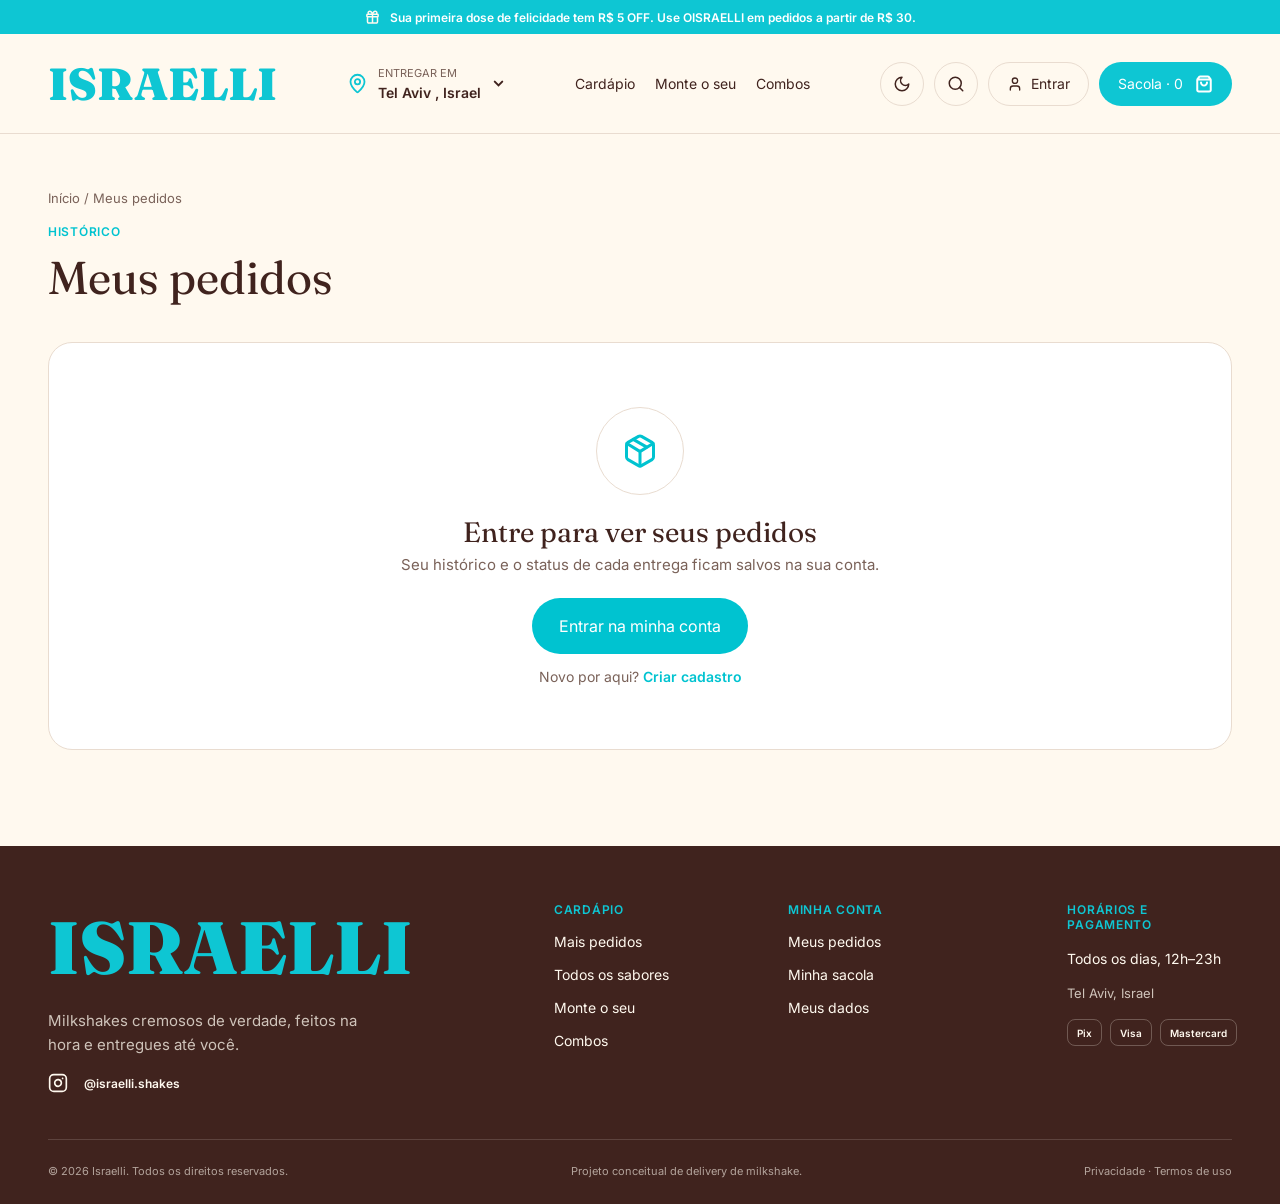
<file: pedidos.html>
<!doctype html>
<html lang="pt-BR">
<head>
  <meta charset="utf-8">
  <meta name="viewport" content="width=device-width, initial-scale=1">
  <meta name="color-scheme" content="light dark">
  <title>Meus pedidos • Israelli</title>
  <script>
    // Aplica o tema antes de desenhar a página (evita piscar claro→escuro).
    try {
      var t = localStorage.getItem('israelli:tema');
      if (t !== 'dark' && t !== 'light') t = matchMedia('(prefers-color-scheme: dark)').matches ? 'dark' : 'light';
      document.documentElement.dataset.theme = t;
    } catch (e) {}
  </script>
  <link rel="preconnect" href="https://fonts.googleapis.com">
  <link rel="preconnect" href="https://fonts.gstatic.com" crossorigin>
  <link href="https://fonts.googleapis.com/css2?family=Fraunces:opsz,wght,SOFT,WONK@9..144,100..900,0..100,0..1&family=Inter:wght@400;600&display=swap" rel="stylesheet">
  <link rel="stylesheet" href="styles.css">
  <link rel="stylesheet" href="pages.css">
</head>
<body data-privada="1">
  <main class="page">
    <div class="aviso">
      <img src="assets/gift.svg" width="15" height="15" alt="">
      <p>Sua primeira dose de felicidade tem R$ 5 OFF. Use OISRAELLI em pedidos a partir de R$ 30.</p>
    </div>
    <header class="nav" data-header></header>
    <section class="interna">
      <p class="migalha"><a href="index.html">Início</a> / Meus pedidos</p>
      <div class="interna__cab">
        <div>
          <p class="categoria">HISTÓRICO</p>
          <h1 class="titulo">Meus pedidos</h1>
        </div>
      </div>
      <div data-pedidos></div>
    </section>
    <footer class="rodape rodape--interno" data-footer></footer>
  </main>
  <script src="data.js"></script>
  <script src="app.js"></script>
  <script src="pedidos.js"></script>
</body>
</html>
</file>
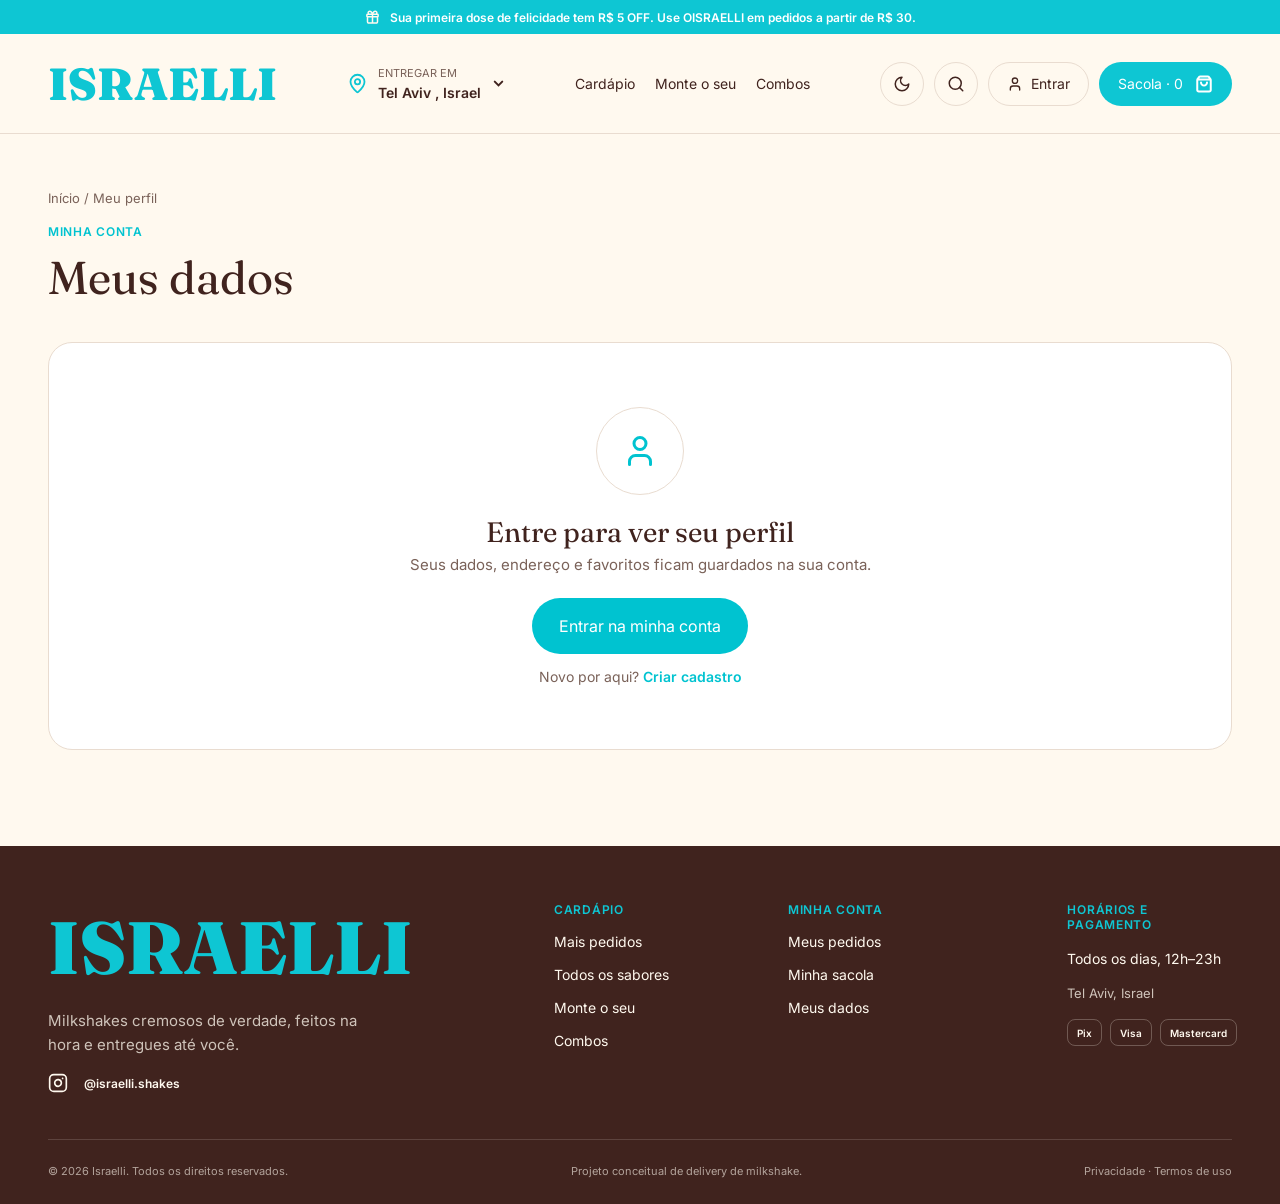
<file: perfil.html>
<!doctype html>
<html lang="pt-BR">
<head>
  <meta charset="utf-8">
  <meta name="viewport" content="width=device-width, initial-scale=1">
  <meta name="color-scheme" content="light dark">
  <title>Meu perfil • Israelli</title>
  <script>
    // Aplica o tema antes de desenhar a página (evita piscar claro→escuro).
    try {
      var t = localStorage.getItem('israelli:tema');
      if (t !== 'dark' && t !== 'light') t = matchMedia('(prefers-color-scheme: dark)').matches ? 'dark' : 'light';
      document.documentElement.dataset.theme = t;
    } catch (e) {}
  </script>
  <link rel="preconnect" href="https://fonts.googleapis.com">
  <link rel="preconnect" href="https://fonts.gstatic.com" crossorigin>
  <link href="https://fonts.googleapis.com/css2?family=Fraunces:opsz,wght,SOFT,WONK@9..144,100..900,0..100,0..1&family=Inter:wght@400;600&display=swap" rel="stylesheet">
  <link rel="stylesheet" href="styles.css">
  <link rel="stylesheet" href="pages.css">
</head>
<body data-privada="1">
  <main class="page">
    <div class="aviso">
      <img src="assets/gift.svg" width="15" height="15" alt="">
      <p>Sua primeira dose de felicidade tem R$ 5 OFF. Use OISRAELLI em pedidos a partir de R$ 30.</p>
    </div>
    <header class="nav" data-header></header>
    <section class="interna">
      <p class="migalha"><a href="index.html">Início</a> / Meu perfil</p>
      <div class="interna__cab">
        <div>
          <p class="categoria">MINHA CONTA</p>
          <h1 class="titulo">Meus dados</h1>
        </div>
      </div>
      <div data-perfil></div>
    </section>
    <footer class="rodape rodape--interno" data-footer></footer>
  </main>
  <script src="data.js"></script>
  <script src="app.js"></script>
  <script src="perfil.js"></script>
</body>
</html>
</file>
<file: styles.css>
:root {
  --teal: #0ec6d3;
  --accent-teal: #00c3d0;
  --brown: #40231e;
  --muted: #7a6259;
  --cream: #fff9ef;
  --line: #e9dcd0;
  --pink: #f8d7dd;
  --green: #34734d;
  --white: #ffffff;
  --on-accent: #ffffff;
  --ink-on-teal: #40231e;
  --footer-bg: #40231e;
  --footer-ink: #fff9ef;
  --inter: "Inter", sans-serif;
  --fraunces: "Fraunces", serif;
}

* { box-sizing: border-box; margin: 0; padding: 0; }
body { background: var(--cream); color: var(--brown); font-family: var(--inter); -webkit-font-smoothing: antialiased; }
a { color: inherit; text-decoration: none; }
button { font: inherit; color: inherit; background: none; border: 0; cursor: pointer; }
img { display: block; }
p { line-height: normal; }

.page { width: 1440px; margin: 0 auto; background: var(--cream); }
.fraunces { font-variation-settings: "SOFT" 0, "WONK" 1; }

/* Aviso de entrega */
.aviso {
  height: 34px; background: var(--teal);
  display: flex; align-items: center; justify-content: center; gap: 10px;
}
.aviso p { font-weight: 600; font-size: 12px; color: var(--on-accent); white-space: nowrap; }

/* Navegação */
.nav {
  height: 100px; padding: 0 80px;
  display: flex; align-items: center; justify-content: space-between;
  border-bottom: 1px solid var(--line);
}
.marca {
  font-family: var(--fraunces); font-weight: 900; font-size: 45px; line-height: normal;
  color: var(--teal); font-variation-settings: "SOFT" 0, "WONK" 1; white-space: nowrap;
}
.local { display: flex; align-items: center; gap: 10px; text-align: left; }
.local__endereco { display: flex; flex-direction: column; gap: 4px; white-space: nowrap; line-height: normal; }
.local__legenda { font-size: 11px; color: var(--muted); }
.local__nome { font-size: 14px; font-weight: 600; color: var(--brown); }
.nav__links { display: flex; gap: 30px; font-size: 14px; color: var(--brown); white-space: nowrap; }
.nav__links a:hover { color: var(--teal); }

/* Botões */
.btn {
  display: inline-flex; align-items: center; justify-content: center; gap: 12px;
  border: 1px solid transparent; border-radius: 100px; white-space: nowrap; line-height: normal;
  transition: filter .15s ease, transform .15s ease;
}
.btn:hover { filter: brightness(0.95); }
.btn:active { transform: scale(0.98); }
.btn--sacola { height: 44px; padding: 0 18px; background: var(--teal); color: var(--on-accent); font-size: 14px; }
.btn--primario { height: 56px; padding: 0 26px; background: var(--accent-teal); color: var(--on-accent); font-size: 16px; }
.btn--secundario { height: 56px; padding: 0 26px; background: var(--cream); border-color: var(--line); color: var(--brown); font-size: 16px; }

/* Convite para pedir (hero) */
.hero { display: flex; align-items: center; gap: 64px; padding: 30px 80px 42px; }
.hero__mensagem { width: 560px; display: flex; flex-direction: column; align-items: flex-start; gap: 25px; }
.status { display: flex; align-items: center; gap: 8px; }
.status__dot { width: 7px; height: 7px; border-radius: 10px; background: var(--green); }
.status p { font-size: 12px; color: var(--brown); white-space: nowrap; }
.hero__titulo {
  font-family: var(--fraunces); font-weight: 400; font-size: 80px; line-height: 0.99;
  color: var(--brown); font-variation-settings: "SOFT" 0, "WONK" 1; width: 100%;
}
.hero__titulo span { color: var(--accent-teal); }
.hero__descricao { width: 485px; font-size: 18px; line-height: 1.6; color: var(--muted); }
.hero__acoes { display: flex; align-items: center; gap: 12px; }
.resumo { display: flex; align-items: center; gap: 22px; white-space: nowrap; }
.resumo__tempo { display: flex; align-items: center; gap: 7px; }
.resumo__tempo p { font-size: 13px; color: var(--brown); }
.resumo__sep { font-size: 12px; color: var(--muted); }
.resumo__minimo { font-size: 13px; color: var(--muted); }

.hero__foto {
  position: relative; flex-shrink: 0; width: 656px; height: 572px;
  border-radius: 32px; overflow: hidden; background: var(--pink);
}
.hero__img { width: 100%; height: 100%; object-fit: cover; }
.selo-wrap {
  position: absolute; left: 11px; bottom: 39.99px; width: 139.015px; height: 139.015px;
  display: flex; align-items: center; justify-content: center;
}
.selo {
  width: 120px; height: 120px; border-radius: 100px; background: var(--cream); transform: rotate(-10deg);
  display: flex; flex-direction: column; align-items: center; justify-content: center; gap: 3px;
}
.selo p {
  font-family: var(--fraunces); font-weight: 700; font-size: 23px; line-height: 1; text-align: center;
  color: var(--accent-teal); font-variation-settings: "SOFT" 0, "WONK" 1; white-space: nowrap;
}
.assinatura {
  position: absolute; top: 24px; right: 22px; padding: 8px 14px; border-radius: 100px; background: var(--cream);
  font-weight: 600; font-size: 11px; color: var(--brown); white-space: nowrap; line-height: normal;
}

/* Manifesto da marca */
.manifesto {
  height: 62px; padding: 0 80px; background: var(--teal);
  display: flex; align-items: center; justify-content: space-between;
}
.promessa { display: flex; align-items: center; gap: 26px; }
.promessa p {
  font-family: var(--fraunces); font-weight: 600; font-size: 23px; color: var(--ink-on-teal);
  font-variation-settings: "SOFT" 0, "WONK" 1; white-space: nowrap;
}

/* ===== Padrões das seções ===== */
.secao { padding: 76px 80px 72px; }
.secao__cabecalho { display: flex; align-items: flex-end; justify-content: space-between; }
.categoria { font-size: 12px; font-weight: 600; letter-spacing: 0.06em; color: var(--accent-teal); line-height: normal; white-space: nowrap; }
.titulo {
  margin-top: 10px; font-family: var(--fraunces); font-weight: 400; font-size: 46px; line-height: normal;
  color: var(--brown); font-variation-settings: "SOFT" 0, "WONK" 1; white-space: nowrap;
}
.titulo--duplo { font-size: 48px; line-height: 1.04; white-space: normal; }
.link-seta { font-size: 14px; font-weight: 600; color: var(--brown); white-space: nowrap; border-bottom: 1px solid currentColor; }
.link-seta:hover { color: var(--accent-teal); }
.ingredientes { font-size: 14px; line-height: 1.57; color: var(--muted); }

/* Foto (placeholder com cor até a imagem do Figma ser colocada em assets/fotos) */
.foto { position: relative; background-color: var(--tint, var(--pink)); background-size: cover; background-position: center; overflow: hidden; }
.foto::after {
  content: ""; position: absolute; inset: 0; margin: auto; width: 64px; height: 64px; opacity: .7;
  background: url(assets/cup-soda-white.svg) center / contain no-repeat;
}
.foto.has-foto::after { display: none; }

.etiqueta {
  position: absolute; top: 14px; left: 14px; z-index: 1; padding: 7px 12px; border-radius: 100px; background: var(--cream);
  font-size: 12px; font-weight: 600; color: var(--brown); line-height: normal; white-space: nowrap;
}
.etiqueta--solida { position: static; align-self: flex-start; background: var(--accent-teal); color: var(--on-accent); }

/* ===== Sabores mais pedidos ===== */
.sabores { height: 750px; }
.vitrine { margin-top: 32px; display: grid; grid-template-columns: repeat(4, 305px); gap: 20px; }
.card-sabor { height: 488px; border-radius: 24px; overflow: hidden; background: var(--white); border: 1px solid var(--line); }
.foto--card { height: 266px; }
.card-sabor__info { padding: 22px; display: flex; flex-direction: column; }
.card-sabor__topo { height: 18px; display: flex; justify-content: space-between; align-items: flex-start; }
.volume { font-size: 11px; font-weight: 600; letter-spacing: 0.04em; color: var(--muted); line-height: normal; }
.favorito { font-size: 15px; line-height: 18px; color: var(--brown); }
.favorito.is-ativo { color: #e0445e; }
.nome-sabor { margin-top: 12px; font-family: var(--fraunces); font-weight: 600; font-size: 24px; line-height: 30px; color: var(--brown); font-variation-settings: "SOFT" 0, "WONK" 1; }
.card-sabor .ingredientes { margin-top: 12px; height: 44px; }
.preco-acao { margin-top: 12px; height: 50px; display: flex; align-items: flex-end; justify-content: space-between; }
.preco { font-family: var(--fraunces); font-weight: 700; font-size: 19px; color: var(--brown); line-height: normal; margin-bottom: 10px; font-variation-settings: "SOFT" 0, "WONK" 1; }
.btn--card { height: 44px; padding: 0 18px; background: var(--accent-teal); color: var(--on-accent); font-size: 14px; }

/* ===== Cardápio por categoria ===== */
.cardapio { height: 750px; padding-top: 72px; border-top: 1px solid var(--line); }
.seletor { display: flex; flex-direction: column; align-items: flex-end; gap: 9px; }
.seletor__instrucao { font-size: 12px; font-weight: 600; letter-spacing: 0.04em; color: var(--muted); line-height: normal; }
.tamanhos { display: flex; gap: 4px; padding: 4px; border-radius: 100px; background: var(--white); border: 1px solid var(--line); }
.tamanho { width: 83px; height: 38px; border-radius: 100px; font-size: 13px; color: var(--brown); line-height: normal; transition: background .15s; }
.tamanho:last-child { width: 82px; }
.tamanho.is-ativo { background: var(--accent-teal); color: var(--on-accent); font-weight: 600; }
.categorias { margin-top: 36px; display: grid; grid-template-columns: repeat(3, 1fr); gap: 48px; }
.categoria-menu__cab { height: 76px; display: flex; align-items: flex-start; gap: 13px; }
.simbolo { margin-top: 2px; width: 48px; height: 48px; border-radius: 100px; background: var(--white); border: 1px solid var(--line); display: flex; align-items: center; justify-content: center; flex-shrink: 0; }
.categoria-menu__titulo { font-family: var(--fraunces); font-weight: 600; font-size: 27px; line-height: normal; color: var(--brown); font-variation-settings: "SOFT" 0, "WONK" 1; }
.categoria-menu__desc { margin-top: 4px; font-size: 12px; color: var(--muted); line-height: normal; }
.item-menu { height: 163px; padding-top: 22px; border-top: 1px solid var(--line); }
.item-menu__sabor { font-family: var(--fraunces); font-weight: 600; font-size: 17px; line-height: normal; color: var(--brown); font-variation-settings: "SOFT" 0, "WONK" 1; }
.item-menu .ingredientes { margin-top: 10px; height: 44px; }
.item-menu__rodape { margin-top: 10px; height: 34px; display: flex; align-items: center; justify-content: space-between; }
.item-menu__preco { font-family: var(--fraunces); font-weight: 700; font-size: 17px; color: var(--brown); line-height: normal; font-variation-settings: "SOFT" 0, "WONK" 1; }
.add { width: 34px; height: 34px; border-radius: 100px; background: var(--accent-teal); display: flex; align-items: center; justify-content: center; transition: transform .15s; }
.add:hover { transform: scale(1.08); }
.info-alimentar { margin-top: 36px; height: 50px; padding: 0 20px; display: flex; align-items: center; gap: 12px; border-radius: 16px; background: var(--white); border: 1px solid var(--line); }
.info-alimentar p { font-size: 14px; color: var(--muted); line-height: normal; }

/* ===== Monte o seu shake ===== */
.monte { height: 766px; padding: 76px 80px; display: flex; align-items: center; gap: 72px; background: var(--pink); }
.monte__foto { width: 568px; height: 614px; flex-shrink: 0; border-radius: 32px; --tint: #f3c4cd !important; }
.monte__assinatura {
  position: absolute; left: 24px; bottom: 24px; z-index: 1; height: 51px; padding: 0 20px; border-radius: 100px; background: var(--cream);
  display: flex; align-items: center; gap: 12px;
}
.monte__assinatura p { font-family: var(--fraunces); font-weight: 600; font-size: 20px; color: var(--brown); line-height: normal; white-space: nowrap; font-variation-settings: "SOFT" 0, "WONK" 1; }
.montador { width: 640px; }
.montador .titulo { margin-top: 12px; }
.montador__desc { margin-top: 12px; font-size: 16px; line-height: 1.375; color: var(--muted); }
.etapa { margin-top: 23px; }
.etapa__titulo { display: flex; align-items: center; gap: 10px; }
.etapa__numero { font-size: 12px; font-weight: 600; color: var(--accent-teal); line-height: normal; }
.etapa__titulo p { font-size: 14px; font-weight: 600; color: var(--brown); line-height: normal; }
.opcoes { margin-top: 12px; display: flex; gap: 8px; }
.opcao {
  height: 37px; padding: 0 14px; border-radius: 100px; border: 1px solid var(--line); background: var(--cream);
  display: inline-flex; align-items: center; gap: 7px; font-size: 12px; color: var(--brown); line-height: normal; white-space: nowrap;
}
.opcao img { display: none; }
.opcao.is-ativa { background: var(--accent-teal); border-color: var(--accent-teal); color: var(--on-accent); font-weight: 600; }
.opcao.is-ativa img { display: block; }
.resumo-pedido { margin-top: 23px; padding-top: 3px; }
.resumo-pedido__linha { display: flex; justify-content: space-between; align-items: center; }
.resumo-pedido__texto { font-size: 12px; color: var(--muted); line-height: normal; }
.resumo-pedido__total { font-family: var(--fraunces); font-weight: 700; font-size: 17px; color: var(--brown); line-height: normal; font-variation-settings: "SOFT" 0, "WONK" 1; }
.resumo-pedido .btn { margin-top: 12px; }

/* ===== Combos ===== */
.combos { height: 614px; padding-top: 72px; }
.condicoes { font-size: 12px; color: var(--muted); line-height: normal; }
.ofertas { margin-top: 32px; display: grid; grid-template-columns: repeat(2, 628px); gap: 24px; }
.combo { height: 356px; display: flex; border-radius: 24px; overflow: hidden; background: var(--white); border: 1px solid var(--line); }
.foto--combo { width: 262px; flex-shrink: 0; }
.combo__conteudo { flex: 1; padding: 0 26px; display: flex; flex-direction: column; justify-content: center; gap: 13px; }
.combo__nome { font-family: var(--fraunces); font-weight: 600; font-size: 29px; line-height: normal; color: var(--brown); font-variation-settings: "SOFT" 0, "WONK" 1; }
.combo__sub { margin-top: 7px; font-size: 13px; font-weight: 600; color: var(--brown); line-height: normal; }
.combo__itens { margin-top: 7px; font-size: 13px; line-height: 1.54; color: var(--muted); }
.oferta { display: flex; align-items: flex-end; gap: 9px; }
.oferta__de { font-size: 12px; color: var(--muted); line-height: normal; margin-bottom: 3px; }
.oferta__por { font-family: var(--fraunces); font-weight: 700; font-size: 24px; color: var(--brown); line-height: normal; font-variation-settings: "SOFT" 0, "WONK" 1; }
.btn--combo { align-self: flex-start; }

/* ===== Como funciona ===== */
.como { height: 373px; padding: 64px 80px; border-top: 1px solid var(--line); border-bottom: 1px solid var(--line); }
.jornada { display: grid; grid-template-columns: 320px repeat(3, 280px); gap: 40px; }
.jornada .titulo { margin-top: 14px; }
.etapa-delivery__icone { width: 60px; height: 60px; border-radius: 18px; background: var(--white); border: 1px solid var(--line); display: flex; align-items: center; justify-content: center; }
.etapa-delivery h3 { margin-top: 19px; font-size: 16px; font-weight: 600; color: var(--brown); line-height: normal; }
.etapa-delivery p { margin-top: 19px; font-size: 15px; line-height: 1.6; color: var(--muted); }
.condicoes-entrega { margin-top: 40px; padding-top: 24px; border-top: 1px dashed var(--line); display: flex; justify-content: space-between; }
.condicoes-entrega p { font-size: 13px; color: var(--brown); line-height: normal; }

/* ===== Depoimentos ===== */
.depoimentos { height: 577px; padding-top: 72px; }
.depoimentos__cab { text-align: center; }
.depoimentos__cab .titulo { margin-top: 12px; }
.avaliacoes { margin-top: 32px; display: grid; grid-template-columns: repeat(3, 1fr); gap: 24px; }
.avaliacao { height: 272px; padding: 28px; border-radius: 24px; background: var(--white); border: 1px solid var(--line); display: flex; flex-direction: column; }
.estrelas { font-size: 18px; letter-spacing: 1px; color: var(--accent-teal); line-height: normal; }
.avaliacao__texto { margin-top: 22px; height: 104px; font-family: var(--fraunces); font-size: 20px; line-height: 1.3; color: var(--brown); font-variation-settings: "SOFT" 0, "WONK" 1; }
.autor { margin-top: 22px; display: flex; align-items: center; gap: 12px; }
.avatar { width: 46px; height: 46px; border-radius: 100px; display: flex; align-items: center; justify-content: center; font-family: var(--fraunces); font-weight: 700; font-size: 18px; color: var(--brown); }
.autor__nome { font-size: 14px; font-weight: 600; color: var(--brown); line-height: normal; }
.autor__info { margin-top: 5px; font-size: 11px; color: var(--muted); line-height: normal; }
.nota { margin-top: 32px; text-align: center; font-size: 11px; color: var(--muted); line-height: normal; }

/* ===== Último gole e rodapé ===== */
.chamada-final { height: 240px; padding: 0 80px; display: flex; align-items: center; justify-content: space-between; background: var(--teal); }
.convite { display: flex; align-items: center; gap: 32px; }
.convite img { filter: brightness(0) invert(1); }
.convite h2 { font-family: var(--fraunces); font-weight: 400; font-size: 56px; line-height: 1; color: var(--ink-on-teal); font-variation-settings: "SOFT" 0, "WONK" 1; }
.convite h2 span { color: var(--on-accent); }
.encerramento { display: flex; flex-direction: column; align-items: center; gap: 14px; }
.encerramento .btn--primario { background: var(--ink-on-teal); }
.encerramento p { font-size: 13px; color: var(--ink-on-teal); line-height: normal; }
.rodape { height: 352px; padding: 56px 80px 26px; background: var(--footer-bg); color: var(--footer-ink); }
.rodape__grade { display: grid; grid-template-columns: 547px 253px 302px 178px; height: 191px; }
.identidade__marca { font-family: var(--fraunces); font-weight: 900; font-size: 74px; line-height: normal; color: var(--teal); font-variation-settings: "SOFT" 0, "WONK" 1; }
.identidade__proposito { margin-top: 16px; width: 310px; font-size: 15px; line-height: 1.6; color: rgba(255, 249, 239, .75); }
.redes { margin-top: 16px; display: inline-flex; align-items: center; gap: 16px; font-size: 12px; font-weight: 600; }
.grupo-links { display: flex; flex-direction: column; gap: 16px; }
.grupo-links__titulo { font-size: 12px; font-weight: 600; letter-spacing: 0.06em; color: var(--teal); line-height: normal; margin-bottom: 0; }
.grupo-links a { font-size: 14px; color: var(--footer-ink); line-height: normal; }
.grupo-links a:hover { color: var(--teal); }
.grupo-links__titulo + a { margin-top: 0; }
.horarios__hora { margin-top: 18px; font-size: 14px; line-height: normal; }
.horarios__local { margin-top: 18px; font-size: 13px; line-height: normal; color: rgba(255, 249, 239, .75); }
.pagamentos { margin-top: 18px; display: flex; gap: 8px; }
.pagamentos span { height: 27px; padding: 0 9px; font-size: 10px !important; display: inline-flex; align-items: center; border-radius: 8px; border: 1px solid rgba(255, 249, 239, .25); font-size: 11px; font-weight: 600; line-height: normal; }
.legal { margin-top: 42px; padding-top: 24px; border-top: 1px solid rgba(255, 249, 239, .15); display: flex; justify-content: space-between; }
.legal p { font-size: 11px; color: rgba(255, 249, 239, .6); line-height: normal; }
</file>
<file: pages.css>
/* ===== Extensões do design: cabeçalho, pop-ups, busca, formulários e páginas internas ===== */
html { scroll-behavior: smooth; }
body.sem-rolagem { overflow: hidden; }
[hidden] { display: none !important; }
input, select, textarea { font: inherit; color: inherit; }

/* Cabeçalho */
.nav__acoes { display: flex; align-items: center; gap: 10px; }
.icone-btn {
  width: 44px; height: 44px; border-radius: 100px; border: 1px solid var(--line); background: var(--cream);
  display: flex; align-items: center; justify-content: center; transition: background .15s;
}
.icone-btn:hover { background: var(--white); }
.btn--entrar { height: 44px; padding: 0 18px; gap: 8px; background: var(--cream); border-color: var(--line); color: var(--brown); font-size: 14px; }
.conta { position: relative; }
.conta__btn {
  height: 44px; padding: 0 14px 0 6px; border-radius: 100px; border: 1px solid var(--line); background: var(--cream);
  display: flex; align-items: center; gap: 8px; font-size: 14px; color: var(--brown); white-space: nowrap;
}
.conta__avatar {
  width: 32px; height: 32px; border-radius: 100px; background: var(--pink); display: flex; align-items: center; justify-content: center;
  font-family: var(--fraunces); font-weight: 700; font-size: 15px; font-variation-settings: "SOFT" 0, "WONK" 1;
}
.conta__menu {
  position: absolute; right: 0; top: calc(100% + 8px); z-index: 20; width: 200px; padding: 8px;
  border-radius: 18px; background: var(--white); border: 1px solid var(--line); box-shadow: 0 12px 32px rgba(64, 35, 30, .12);
}
.conta__menu a, .conta__menu button {
  width: 100%; display: flex; align-items: center; gap: 10px; padding: 10px 12px; border-radius: 12px; font-size: 14px; color: var(--brown); text-align: left;
}
.conta__menu a:hover, .conta__menu button:hover { background: var(--cream); }

/* Botões extras */
.btn--largo { width: 100%; }
.btn--perigo { height: 44px; padding: 0 18px; background: var(--cream); border-color: var(--line); color: var(--brown); font-size: 14px; gap: 8px; }
.btn--secundario.btn--pequeno, .btn--pequeno { height: 44px; padding: 0 18px; font-size: 14px; }
.btn[disabled] { opacity: .45; cursor: not-allowed; filter: none; transform: none; }
.link { color: var(--accent-teal); font-weight: 600; }
.link:hover { text-decoration: underline; }

/* Toast */
.toast {
  position: fixed; left: 50%; bottom: 28px; z-index: 60; transform: translate(-50%, 20px); opacity: 0; pointer-events: none;
  display: flex; align-items: center; gap: 10px; padding: 14px 20px; border-radius: 100px; background: var(--toast-bg, var(--brown)); color: var(--toast-ink, var(--cream));
  font-size: 14px; box-shadow: 0 12px 32px rgba(64, 35, 30, .25); transition: opacity .2s, transform .2s; white-space: nowrap;
}
.toast.is-visivel { opacity: 1; transform: translate(-50%, 0); pointer-events: auto; }
.toast a { margin-left: 6px; color: var(--teal); font-weight: 600; }

/* Modal */
.modal { position: fixed; inset: 0; z-index: 50; display: flex; align-items: flex-start; justify-content: center; padding: 96px 16px; }
.modal__fundo { position: absolute; inset: 0; background: rgba(64, 35, 30, .45); opacity: 0; transition: opacity .16s; }
.modal__caixa {
  position: relative; width: 440px; max-width: 100%; padding: 36px; border-radius: 32px; background: var(--cream);
  box-shadow: 0 24px 64px rgba(64, 35, 30, .25); opacity: 0; transform: translateY(12px); transition: opacity .16s, transform .16s;
}
.modal.is-aberto .modal__fundo { opacity: 1; }
.modal.is-aberto .modal__caixa { opacity: 1; transform: none; }
.modal__fechar { position: absolute; top: 20px; right: 20px; width: 40px; height: 40px; border-radius: 100px; display: flex; align-items: center; justify-content: center; }
.modal__fechar:hover { background: var(--white); }
.modal__titulo { margin-top: 10px; font-family: var(--fraunces); font-weight: 400; font-size: 34px; line-height: 1.1; color: var(--brown); font-variation-settings: "SOFT" 0, "WONK" 1; }
.modal__texto { margin-top: 8px; font-size: 14px; line-height: 1.5; color: var(--muted); }
.modal__rodape { margin-top: 20px; font-size: 14px; color: var(--muted); text-align: center; }
.modal__rodape a { color: var(--accent-teal); font-weight: 600; }

/* Formulários */
.form { margin-top: 24px; display: flex; flex-direction: column; gap: 16px; }
.form__grade { display: grid; grid-template-columns: repeat(2, 1fr); gap: 16px; }
.form__grade--3 { grid-template-columns: 2fr 1fr 1fr; }
.campo { display: flex; flex-direction: column; gap: 7px; }
.campo > span:first-child { font-size: 12px; font-weight: 600; color: var(--brown); }
.campo__input {
  height: 50px; padding: 0 16px; border-radius: 14px; border: 1px solid var(--line); background: var(--white);
  display: flex; align-items: center; gap: 10px; transition: border-color .15s, box-shadow .15s;
}
.campo__input:focus-within { border-color: var(--accent-teal); box-shadow: 0 0 0 3px rgba(0, 195, 208, .18); }
.campo__input input { flex: 1; min-width: 0; height: 100%; border: 0; outline: 0; background: transparent; font-size: 14px; }
.campo__input input::placeholder { color: #b39f95; }
.campo__input input:read-only { color: var(--muted); }
.campo--erro .campo__input { border-color: #d14b4b; }
.campo__erro { font-size: 12px; color: #b33a3a; }
.form__erro { padding: 12px 14px; border-radius: 12px; background: #fbe3e3; color: #8f2a2a; font-size: 13px; }
.check { display: flex; align-items: flex-start; gap: 10px; font-size: 13px; color: var(--muted); line-height: 1.5; cursor: pointer; }
.check input { margin-top: 2px; width: 16px; height: 16px; accent-color: var(--accent-teal); }

/* Busca */
.modal__caixa--busca { width: 720px; padding: 0; overflow: hidden; }
.busca__barra { height: 76px; padding: 0 20px 0 28px; display: flex; align-items: center; gap: 14px; border-bottom: 1px solid var(--line); }
.busca__barra input { flex: 1; height: 100%; border: 0; outline: 0; background: transparent; font-size: 18px; }
.busca__barra input::-webkit-search-cancel-button { display: none; }
.modal__fechar--busca { position: static; }
.busca__filtros { padding: 16px 28px; display: flex; gap: 8px; border-bottom: 1px solid var(--line); }
.busca__resultados { max-height: 440px; overflow-y: auto; padding: 8px 16px 16px; }
.busca__contagem { padding: 10px 12px 6px; font-size: 12px; font-weight: 600; color: var(--muted); letter-spacing: .04em; text-transform: uppercase; }
.resultado { display: flex; align-items: center; gap: 16px; padding: 12px; border-radius: 18px; }
.resultado:hover { background: var(--white); }
.resultado__cor { width: 56px; height: 56px; border-radius: 16px; flex-shrink: 0; display: flex; align-items: center; justify-content: center; }
.resultado__info { flex: 1; min-width: 0; }
.resultado__nome { font-family: var(--fraunces); font-weight: 600; font-size: 18px; color: var(--brown); font-variation-settings: "SOFT" 0, "WONK" 1; }
.resultado__nome span { margin-left: 6px; font-family: var(--inter); font-weight: 600; font-size: 11px; color: var(--accent-teal); letter-spacing: .04em; text-transform: uppercase; }
.resultado__desc { margin-top: 3px; font-size: 13px; color: var(--muted); white-space: nowrap; overflow: hidden; text-overflow: ellipsis; }
.resultado__preco { font-family: var(--fraunces); font-weight: 700; font-size: 16px; color: var(--brown); white-space: nowrap; font-variation-settings: "SOFT" 0, "WONK" 1; }

/* Estado vazio */
.vazio { padding: 64px 24px; text-align: center; color: var(--muted); font-size: 15px; line-height: 1.6; }
.vazio--busca { padding: 48px 24px; }
.vazio__icone { width: 88px; height: 88px; margin: 0 auto 20px; border-radius: 100px; background: var(--white); border: 1px solid var(--line); display: flex; align-items: center; justify-content: center; }
.vazio__titulo { font-family: var(--fraunces); font-size: 28px; color: var(--brown); margin-bottom: 6px; font-variation-settings: "SOFT" 0, "WONK" 1; }
.vazio .btn { margin-top: 24px; }

/* Página interna */
.interna { min-height: 640px; padding: 56px 80px 96px; }
.interna__cab { display: flex; align-items: flex-end; justify-content: space-between; gap: 24px; margin-bottom: 36px; }
.interna__cab .titulo { margin-top: 10px; }
.migalha { margin-bottom: 18px; font-size: 13px; color: var(--muted); }
.migalha a:hover { color: var(--accent-teal); }
.painel { border-radius: 24px; background: var(--white); border: 1px solid var(--line); }
.painel__titulo { font-family: var(--fraunces); font-weight: 600; font-size: 22px; color: var(--brown); font-variation-settings: "SOFT" 0, "WONK" 1; }
.rodape--interno { height: auto; }

/* Sacola */
.sacola { display: grid; grid-template-columns: 1fr 420px; gap: 32px; align-items: start; }
.sacola__lista { padding: 8px 28px; }
.linha-item { display: flex; align-items: center; gap: 20px; padding: 20px 0; border-bottom: 1px solid var(--line); }
.linha-item:last-child { border-bottom: 0; }
.linha-item__foto { width: 84px; height: 84px; border-radius: 18px; flex-shrink: 0; display: flex; align-items: center; justify-content: center; }
.linha-item__info { flex: 1; min-width: 0; }
.linha-item__nome { font-family: var(--fraunces); font-weight: 600; font-size: 20px; color: var(--brown); font-variation-settings: "SOFT" 0, "WONK" 1; }
.linha-item__meta { margin-top: 4px; font-size: 13px; color: var(--muted); }
.linha-item__unit { margin-top: 6px; font-size: 13px; color: var(--brown); }
.qtd { display: flex; align-items: center; gap: 4px; padding: 4px; border-radius: 100px; border: 1px solid var(--line); background: var(--cream); }
.qtd button { width: 32px; height: 32px; border-radius: 100px; display: flex; align-items: center; justify-content: center; }
.qtd button:hover { background: var(--white); }
.qtd span { min-width: 24px; text-align: center; font-size: 14px; font-weight: 600; }
.linha-item__total { width: 96px; text-align: right; font-family: var(--fraunces); font-weight: 700; font-size: 18px; color: var(--brown); font-variation-settings: "SOFT" 0, "WONK" 1; }
.remover { width: 40px; height: 40px; border-radius: 100px; display: flex; align-items: center; justify-content: center; }
.remover:hover { background: var(--cream); }
.resumo-sacola { position: sticky; top: 24px; padding: 28px; display: flex; flex-direction: column; gap: 22px; }
.bloco__rotulo { margin-bottom: 10px; font-size: 12px; font-weight: 600; color: var(--muted); letter-spacing: .04em; }
.endereco-box { padding: 14px 16px; border-radius: 16px; background: var(--cream); border: 1px solid var(--line); display: flex; gap: 12px; align-items: flex-start; font-size: 14px; line-height: 1.5; }
.endereco-box p + p { color: var(--muted); font-size: 13px; }
.pagamento-opcoes { display: flex; gap: 8px; flex-wrap: wrap; }
.cupom { display: flex; gap: 8px; }
.cupom .campo__input { flex: 1; height: 44px; }
.cupom .btn { height: 44px; }
.cupom__msg { margin-top: 8px; font-size: 12px; }
.cupom__msg.ok { color: var(--green); }
.cupom__msg.erro { color: #b33a3a; }
.totais { display: flex; flex-direction: column; gap: 10px; padding-top: 18px; border-top: 1px solid var(--line); font-size: 14px; color: var(--muted); }
.totais div { display: flex; justify-content: space-between; }
.totais .desconto { color: var(--green); }
.totais .total { padding-top: 10px; border-top: 1px dashed var(--line); color: var(--brown); font-weight: 600; font-size: 16px; }
.totais .total span:last-child { font-family: var(--fraunces); font-weight: 700; font-size: 26px; font-variation-settings: "SOFT" 0, "WONK" 1; }
.aviso-minimo { font-size: 12px; color: var(--muted); text-align: center; }
.barra-frete { height: 6px; border-radius: 10px; background: var(--cream); overflow: hidden; margin-top: 8px; }
.barra-frete span { display: block; height: 100%; background: var(--accent-teal); border-radius: 10px; transition: width .3s; }

/* Pedidos */
.filtros-pedidos { display: flex; align-items: center; gap: 12px; margin-bottom: 24px; }
.filtros-pedidos .campo__input { width: 360px; height: 44px; }
.lista-pedidos { display: flex; flex-direction: column; gap: 20px; }
.pedido { padding: 28px; }
.pedido.is-novo { border-color: var(--accent-teal); box-shadow: 0 0 0 3px rgba(0, 195, 208, .15); }
.pedido__topo { display: flex; justify-content: space-between; align-items: flex-start; gap: 16px; }
.pedido__id { font-family: var(--fraunces); font-weight: 600; font-size: 24px; color: var(--brown); font-variation-settings: "SOFT" 0, "WONK" 1; }
.pedido__data { margin-top: 4px; font-size: 13px; color: var(--muted); }
.selo-status { padding: 7px 12px; border-radius: 100px; font-size: 12px; font-weight: 600; white-space: nowrap; background: rgba(0, 195, 208, .12); color: #00838c; }
.selo-status.entregue { background: rgba(52, 115, 77, .12); color: var(--green); }
.linha-tempo { margin: 26px 0 22px; display: grid; grid-template-columns: repeat(4, 1fr); }
.passo { position: relative; padding-top: 26px; font-size: 13px; color: var(--muted); }
.passo::before { content: ""; position: absolute; top: 7px; left: 0; right: 0; height: 3px; background: var(--line); }
.passo::after { content: ""; position: absolute; top: 0; left: 0; width: 17px; height: 17px; border-radius: 100px; background: var(--white); border: 3px solid var(--line); box-sizing: border-box; }
.passo.feito { color: var(--brown); font-weight: 600; }
.passo.feito::before { background: var(--accent-teal); }
.passo.feito::after { background: var(--accent-teal); border-color: var(--accent-teal); }
.passo.atual::after { box-shadow: 0 0 0 5px rgba(0, 195, 208, .2); }
.passo:last-child::before { right: auto; width: 17px; }
.pedido__corpo { display: grid; grid-template-columns: 1fr 300px; gap: 32px; padding-top: 20px; border-top: 1px solid var(--line); }
.pedido__itens li { list-style: none; display: flex; justify-content: space-between; gap: 16px; padding: 6px 0; font-size: 14px; color: var(--brown); }
.pedido__itens li span:first-child b { font-weight: 600; }
.pedido__itens small { display: block; color: var(--muted); font-size: 12px; }
.pedido__lateral { display: flex; flex-direction: column; gap: 8px; font-size: 13px; color: var(--muted); }
.pedido__lateral strong { color: var(--brown); font-weight: 600; }
.pedido__total { display: flex; justify-content: space-between; padding-top: 8px; margin-top: 4px; border-top: 1px dashed var(--line); color: var(--brown); font-weight: 600; font-size: 15px; }
.pedido__acoes { margin-top: 12px; display: flex; gap: 8px; }

/* Perfil */
.perfil { display: grid; grid-template-columns: 360px 1fr; gap: 32px; align-items: start; }
.cartao-perfil { position: sticky; top: 24px; padding: 32px; text-align: center; }
.avatar-grande {
  width: 104px; height: 104px; margin: 0 auto; border-radius: 100px; background: var(--pink); display: flex; align-items: center; justify-content: center;
  font-family: var(--fraunces); font-weight: 700; font-size: 44px; color: var(--brown); font-variation-settings: "SOFT" 0, "WONK" 1;
}
.cartao-perfil h2 { margin-top: 16px; font-family: var(--fraunces); font-weight: 600; font-size: 26px; color: var(--brown); font-variation-settings: "SOFT" 0, "WONK" 1; }
.cartao-perfil > p { margin-top: 4px; font-size: 13px; color: var(--muted); }
.stats { margin: 24px 0; display: grid; grid-template-columns: repeat(3, 1fr); border-top: 1px solid var(--line); border-bottom: 1px solid var(--line); }
.stats div { padding: 16px 4px; }
.stats div + div { border-left: 1px solid var(--line); }
.stats b { display: block; font-family: var(--fraunces); font-size: 22px; color: var(--brown); font-variation-settings: "SOFT" 0, "WONK" 1; }
.stats span { font-size: 11px; color: var(--muted); }
.cartao-perfil .btn { width: 100%; }
.cartao-perfil .btn + .btn { margin-top: 8px; }
.secoes-perfil { display: flex; flex-direction: column; gap: 24px; }
.secao-perfil { padding: 32px; }
.secao-perfil__cab { display: flex; justify-content: space-between; align-items: center; }

.secao-perfil .form { margin-top: 20px; }
.favoritos { margin-top: 20px; display: grid; grid-template-columns: repeat(2, 1fr); gap: 12px; }
.favoritos .resultado { border: 1px solid var(--line); }
.favoritos .vazio { grid-column: 1 / -1; padding: 24px; }

/* Cadastro */
.cadastro { display: grid; grid-template-columns: 568px 1fr; gap: 72px; align-items: start; }
.cadastro__arte { height: 680px; border-radius: 32px; background: var(--pink); position: relative; overflow: hidden; padding: 48px; display: flex; flex-direction: column; justify-content: flex-end; }
.cadastro__arte h2 { font-family: var(--fraunces); font-weight: 400; font-size: 56px; line-height: 1; color: var(--brown); font-variation-settings: "SOFT" 0, "WONK" 1; }
.cadastro__arte h2 span { color: var(--accent-teal); }
.cadastro__arte ul { margin-top: 24px; display: flex; flex-direction: column; gap: 12px; }
.cadastro__arte li { list-style: none; display: flex; align-items: center; gap: 10px; font-size: 15px; color: var(--brown); }
.cadastro__selo { position: absolute; top: 48px; right: 48px; }
.cadastro__form { padding-top: 12px; }
.cadastro__form .modal__titulo { font-size: 46px; }
.senha-forca { height: 4px; border-radius: 10px; background: var(--line); overflow: hidden; }
.senha-forca span { display: block; height: 100%; width: 0; transition: width .2s, background .2s; }

/* Correções de layout */
.cadastro > *, .form__grade > *, .sacola > *, .perfil > *, .campo { min-width: 0; }
.campo__input input { width: 100%; }
.secao-perfil__cab p:not(.painel__titulo) { font-size: 13px; color: var(--muted); }
.secao-perfil__cab .painel__titulo { font-size: 22px; color: var(--brown); }

/* =====================================================================
   LAYOUT FLUIDO — ocupa toda a largura da tela.
   Em 1440px as colunas ficam exatamente com as medidas do Figma
   (as frações abaixo são as larguras originais em px).
   ===================================================================== */
:root { --gutter: max(80px, calc((100vw - 1760px) / 2)); }
.page { width: 100%; max-width: none; overflow-x: clip; }

.nav, .manifesto, .chamada-final, .secao, .monte, .como, .interna { padding-left: var(--gutter); padding-right: var(--gutter); }
.hero { padding-left: var(--gutter); padding-right: var(--gutter); display: grid; grid-template-columns: minmax(0, 560fr) minmax(0, 656fr); gap: 64px; }
.hero__mensagem { width: auto; }
.hero__descricao { width: auto; max-width: 485px; }
.hero__foto { width: auto; height: auto; aspect-ratio: 656 / 572; }

/* Alturas fixas viram mínimas: o conteúdo pode crescer junto com a tela */
.sabores, .cardapio { height: auto; min-height: 750px; }
.monte { height: auto; min-height: 766px; display: grid; grid-template-columns: minmax(0, 568fr) minmax(0, 640fr); }
.combos { height: auto; min-height: 614px; }
.como { height: auto; min-height: 373px; }
.depoimentos { height: auto; min-height: 577px; }

.vitrine { grid-template-columns: repeat(4, minmax(0, 1fr)); }
.card-sabor { height: auto; }
.foto--card { height: auto; aspect-ratio: 305 / 266; }

.item-menu { height: auto; padding-bottom: 22px; }

.monte__foto { width: auto; height: auto; aspect-ratio: 568 / 614; }
.montador { width: auto; }

.ofertas { grid-template-columns: repeat(2, minmax(0, 1fr)); }
.combo { height: auto; min-height: 356px; }
.foto--combo { width: 41.72%; }

.jornada { grid-template-columns: minmax(0, 320fr) repeat(3, minmax(0, 280fr)); }
.avaliacao { height: auto; min-height: 272px; }
.avaliacao__texto { height: auto; min-height: 104px; }

.chamada-final { height: auto; min-height: 240px; padding-top: 64px; padding-bottom: 64px; gap: 40px; }
.rodape { height: auto; padding-left: var(--gutter); padding-right: var(--gutter); }
.rodape__grade { height: auto; grid-template-columns: minmax(0, 547fr) minmax(0, 253fr) minmax(0, 302fr) minmax(0, 178fr); }

.cadastro { grid-template-columns: minmax(0, 568fr) minmax(0, 640fr); }
.cadastro__arte { height: auto; min-height: 680px; }

/* ===== Notebooks menores ===== */
@media (max-width: 1280px) {
  :root { --gutter: 48px; }
  .nav__links { gap: 20px; }
  .hero__titulo { font-size: 68px; }
  .manifesto { gap: 24px; }
  .promessa { gap: 14px; }
  .promessa p { font-size: 19px; }
  .jornada { grid-template-columns: repeat(3, minmax(0, 1fr)); }
  .jornada__apresentacao { grid-column: 1 / -1; }
  .sacola { grid-template-columns: 1fr 380px; }
}

/* ===== Tablet ===== */
@media (max-width: 1080px) {
  .nav { height: auto; padding-top: 18px; padding-bottom: 18px; flex-wrap: wrap; row-gap: 14px; }
  .nav__links { order: 3; width: 100%; justify-content: center; }
  .marca { font-size: 38px; }
  .hero { grid-template-columns: 1fr; }
  .hero__titulo { font-size: 64px; }
  .manifesto { height: auto; padding-top: 18px; padding-bottom: 18px; flex-wrap: wrap; justify-content: center; }
  .vitrine { grid-template-columns: repeat(2, minmax(0, 1fr)); }
  .secao__cabecalho, .interna__cab { flex-wrap: wrap; gap: 20px; }
  .titulo { white-space: normal; }
  .seletor { align-items: flex-start; }
  .categorias { grid-template-columns: 1fr; gap: 24px; }
  .monte { grid-template-columns: 1fr; gap: 40px; }
  .monte__foto { aspect-ratio: 16 / 10; }
  .ofertas { grid-template-columns: 1fr; }
  .avaliacoes { grid-template-columns: 1fr; }
  .chamada-final { flex-direction: column; align-items: flex-start; }
  .rodape__grade { grid-template-columns: 1fr 1fr; gap: 40px; }
  .legal { flex-direction: column; gap: 8px; }
  .sacola, .perfil, .cadastro { grid-template-columns: 1fr; }
  .resumo-sacola, .cartao-perfil { position: static; }
  .cadastro__arte { min-height: 360px; }
  .pedido__corpo { grid-template-columns: 1fr; }
}

/* ===== Celular ===== */
@media (max-width: 680px) {
  :root { --gutter: 16px; }
  .aviso { height: auto; padding: 8px 16px; }
  .aviso p { white-space: normal; text-align: center; }
  .local, .btn--entrar span, .conta__btn > span:not(.conta__avatar) { display: none; }
  .btn--entrar { padding: 0 13px; }
  .marca { font-size: 30px; }
  .nav__links { gap: 22px; }
  .hero { padding-top: 24px; }
  .hero__titulo { font-size: 46px; }
  .hero__descricao { font-size: 16px; }
  .hero__acoes { flex-wrap: wrap; }
  .hero__foto { border-radius: 24px; }
  .selo { transform: rotate(-10deg) scale(.8); }
  .promessa p { font-size: 17px; }
  .secao, .monte, .como, .interna { padding-top: 48px; padding-bottom: 48px; }
  .sabores, .cardapio, .monte, .combos, .como, .depoimentos { min-height: 0; }
  .titulo, .titulo--duplo { font-size: 34px; }
  .vitrine { grid-template-columns: 1fr; }
  .opcoes, .pagamento-opcoes, .busca__filtros, .filtros-pedidos { flex-wrap: wrap; }
  .combo { flex-direction: column; }
  .foto--combo { width: 100%; aspect-ratio: 16 / 9; }
  .combo__conteudo { padding: 24px; }
  .jornada { grid-template-columns: 1fr; gap: 32px; }
  .condicoes-entrega { flex-direction: column; gap: 8px; }
  .convite { gap: 16px; }
  .convite img { width: 56px; height: 56px; }
  .convite h2 { font-size: 36px; }
  .identidade__marca { font-size: 54px; }
  .rodape__grade { grid-template-columns: 1fr; }
  .modal { padding: 24px 12px; }
  .modal__caixa { padding: 28px 22px; border-radius: 24px; }
  .resultado__desc { white-space: normal; }
  .resultado__preco { display: none; }
  .linha-item { flex-wrap: wrap; gap: 12px; }
  .linha-item__info { flex-basis: calc(100% - 104px); }
  .linha-item__total { width: auto; margin-left: auto; }
  .form__grade, .form__grade--3 { grid-template-columns: 1fr; }
  .filtros-pedidos .campo__input { width: 100%; }
  .linha-tempo { font-size: 11px; }
  .stats b { font-size: 18px; }
  .favoritos { grid-template-columns: 1fr; }
  .cadastro__form .modal__titulo { font-size: 34px; }
  .cadastro__arte h2 { font-size: 40px; }
  .toast { white-space: normal; width: calc(100% - 32px); border-radius: 18px; }
}

/* Em telas maiores que 1440px, o texto do topo cresce junto com a foto */
@media (min-width: 1441px) {
  .hero__titulo { font-size: clamp(80px, 5.55vw, 112px); }
  .hero__descricao { font-size: clamp(18px, 1.25vw, 22px); max-width: 34ch; }
  .hero__mensagem { gap: clamp(25px, 1.75vw, 34px); }
}

/* Desfoque no fundo das janelas (login, busca e qualquer outro pop-up) */
.modal__fundo {
  background: rgba(64, 35, 30, .28);
  -webkit-backdrop-filter: blur(10px) saturate(1.1);
  backdrop-filter: blur(10px) saturate(1.1);
  transition: opacity .2s;
}

/* Miniaturas com foto */
.resultado__cor, .linha-item__foto { overflow: hidden; }
.thumb-img { width: 100%; height: 100%; object-fit: cover; }

/* ===== Carrossel da faixa "Manifesto da marca" ===== */
.manifesto.manifesto--carrossel {
  display: block; padding: 0; overflow: hidden; height: 62px;
  -webkit-mask-image: linear-gradient(90deg, transparent, #000 6%, #000 94%, transparent);
  mask-image: linear-gradient(90deg, transparent, #000 6%, #000 94%, transparent);
}
.manifesto__trilho { display: flex; width: max-content; height: 100%; animation: manifesto-desliza var(--duracao, 30s) linear infinite; }
.manifesto__grupo { display: flex; align-items: center; flex-shrink: 0; }
.manifesto--carrossel .promessa { padding-right: 88px; }
.manifesto--carrossel:hover .manifesto__trilho { animation-play-state: paused; }
@keyframes manifesto-desliza { from { transform: translateX(0); } to { transform: translateX(-50%); } }
@media (prefers-reduced-motion: reduce) { .manifesto__trilho { animation: none; } }
@media (max-width: 1080px) { .manifesto.manifesto--carrossel { height: 56px; padding: 0; } .manifesto--carrossel .promessa { padding-right: 56px; } }
/* Esmaecimento só no texto: a faixa continua turquesa de ponta a ponta */
.manifesto.manifesto--carrossel { -webkit-mask-image: none; mask-image: none; position: relative; }
.manifesto--carrossel::before, .manifesto--carrossel::after {
  content: ""; position: absolute; top: 0; bottom: 0; width: 90px; z-index: 1; pointer-events: none;
}
.manifesto--carrossel::before { left: 0; background: linear-gradient(90deg, var(--teal), rgba(14, 198, 211, 0)); }
.manifesto--carrossel::after { right: 0; background: linear-gradient(270deg, var(--teal), rgba(14, 198, 211, 0)); }

/* =====================================================================
   MODO ESCURO — ativado por <html data-theme="dark"> (botão lua/sol no cabeçalho)
   ===================================================================== */
html { color-scheme: light; }
html[data-theme="dark"] {
  color-scheme: dark;
  --cream: #1b1210;        /* fundo da página */
  --white: #271a17;        /* cards e painéis */
  --brown: #f5e9dd;        /* texto principal */
  --muted: #c2aba0;        /* texto secundário */
  --line: #3d2b26;         /* bordas */
  --pink: #34201f;         /* fundos rosados */
  --footer-bg: #110a08;
  --footer-ink: #f5e9dd;
  --toast-bg: #f5e9dd;
  --toast-ink: #1b1210;
}
body, .nav, .painel, .card-sabor, .combo, .avaliacao, .modal__caixa { transition: background-color .25s ease, border-color .25s ease, color .25s ease; }

/* Ícones marrons ficam claros no escuro */
html[data-theme="dark"] img[src*="-brown.svg"],
html[data-theme="dark"] img[src$="chevron-down.svg"] { filter: brightness(0) invert(.93) sepia(.12); }
/* O check verde da busca, sacola etc. continua branco; ícones turquesa e brancos não mudam */

html[data-theme="dark"] .monte__foto { --tint: #4a2c2e !important; }
html[data-theme="dark"] .campo__input input::placeholder { color: #8d766c; }
html[data-theme="dark"] .form__erro { background: #4a1f1f; color: #ffc9c9; }
html[data-theme="dark"] .campo__erro, html[data-theme="dark"] .cupom__msg.erro { color: #ff9a9a; }
html[data-theme="dark"] .selo-status { background: rgba(0, 195, 208, .16); color: #5fe3ec; }
html[data-theme="dark"] .selo-status.entregue { background: rgba(92, 190, 130, .16); color: #8be0aa; }
html[data-theme="dark"] .cupom__msg.ok, html[data-theme="dark"] .totais .desconto { color: #8be0aa; }
html[data-theme="dark"] .status__dot { background: #5cbe82; }
html[data-theme="dark"] .conta__menu, html[data-theme="dark"] .modal__caixa { box-shadow: 0 24px 64px rgba(0, 0, 0, .55); }
html[data-theme="dark"] .modal__fundo { background: rgba(0, 0, 0, .45); }
html[data-theme="dark"] .toast a { color: #008a93; }
html[data-theme="dark"] .favorito.is-ativo { color: #ff6b85; }
html[data-theme="dark"] .tamanho.is-ativo, html[data-theme="dark"] .opcao.is-ativa { color: #fff; }

/* Botão de tema */
.tema-btn img { transition: transform .35s ease; }
.tema-btn:hover img { transform: rotate(-20deg); }
html[data-theme="dark"] .toast img { filter: brightness(0); opacity: .8; }
</file>
